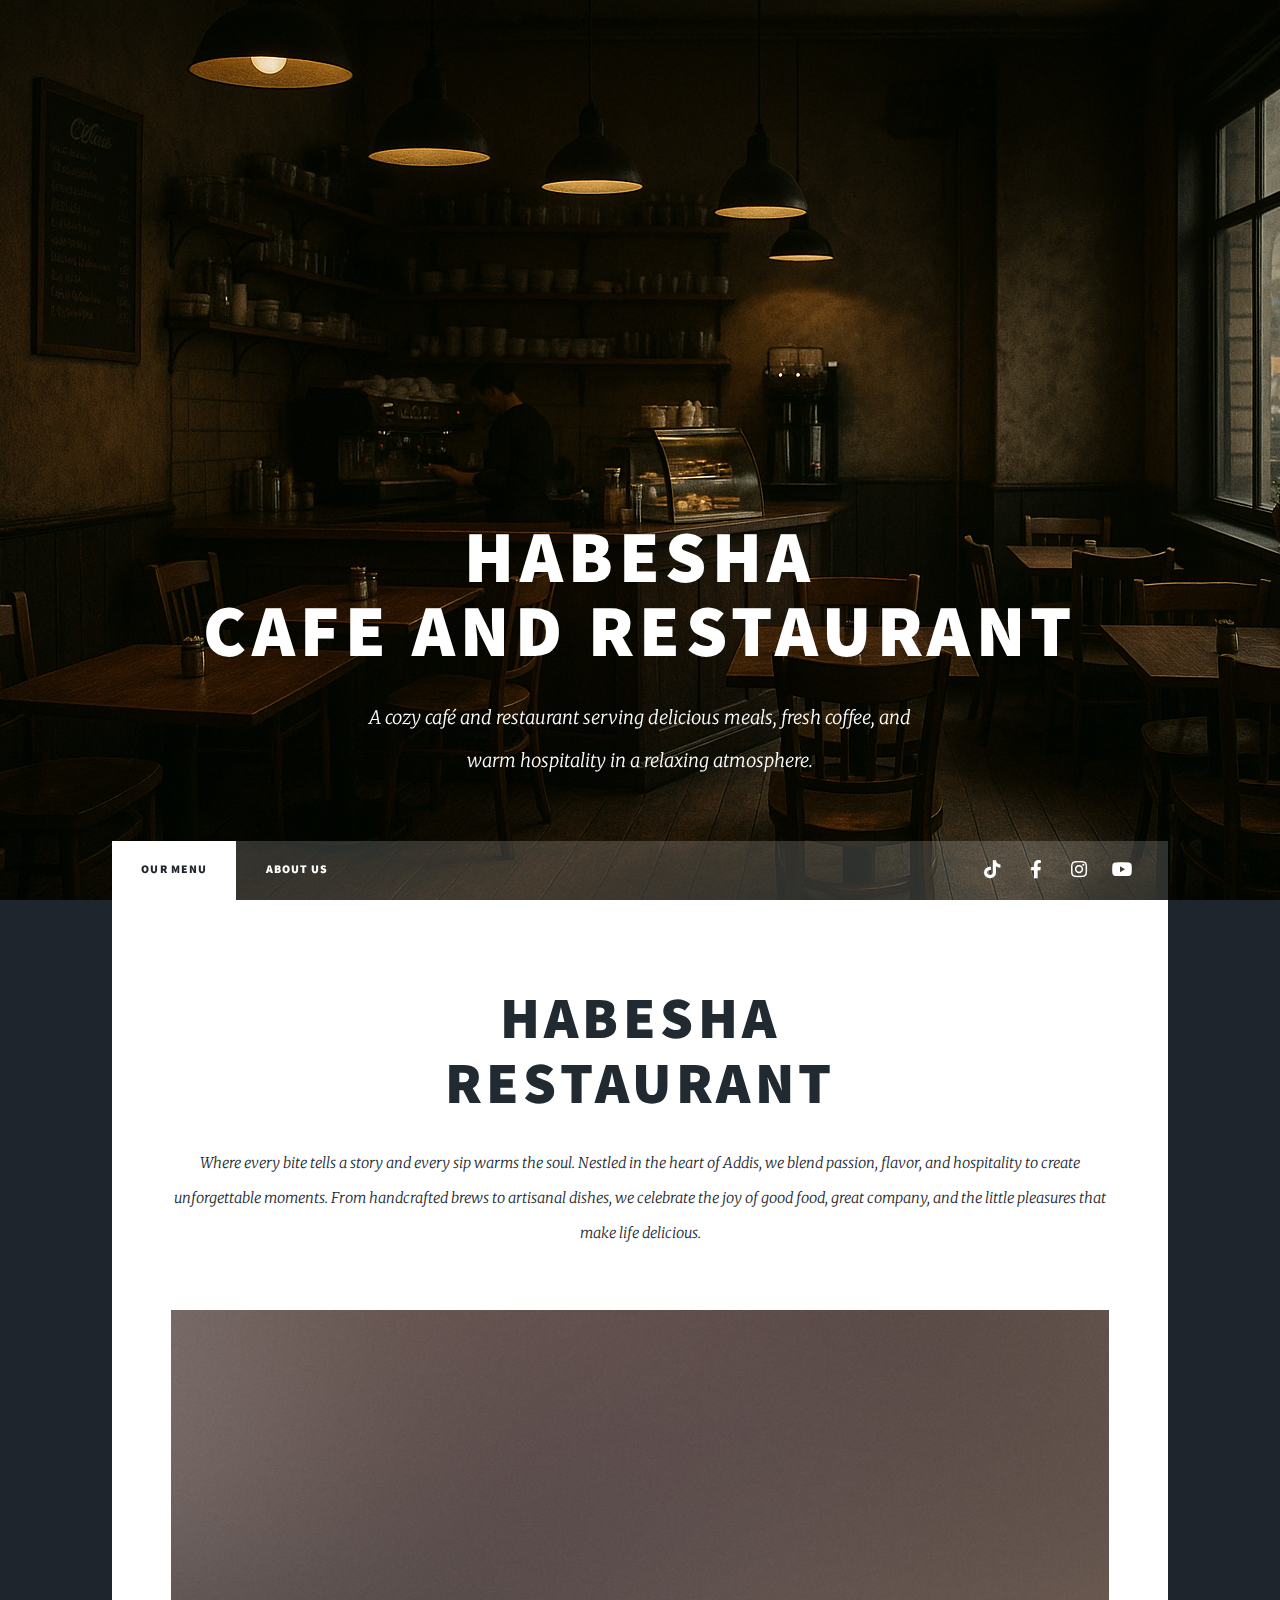
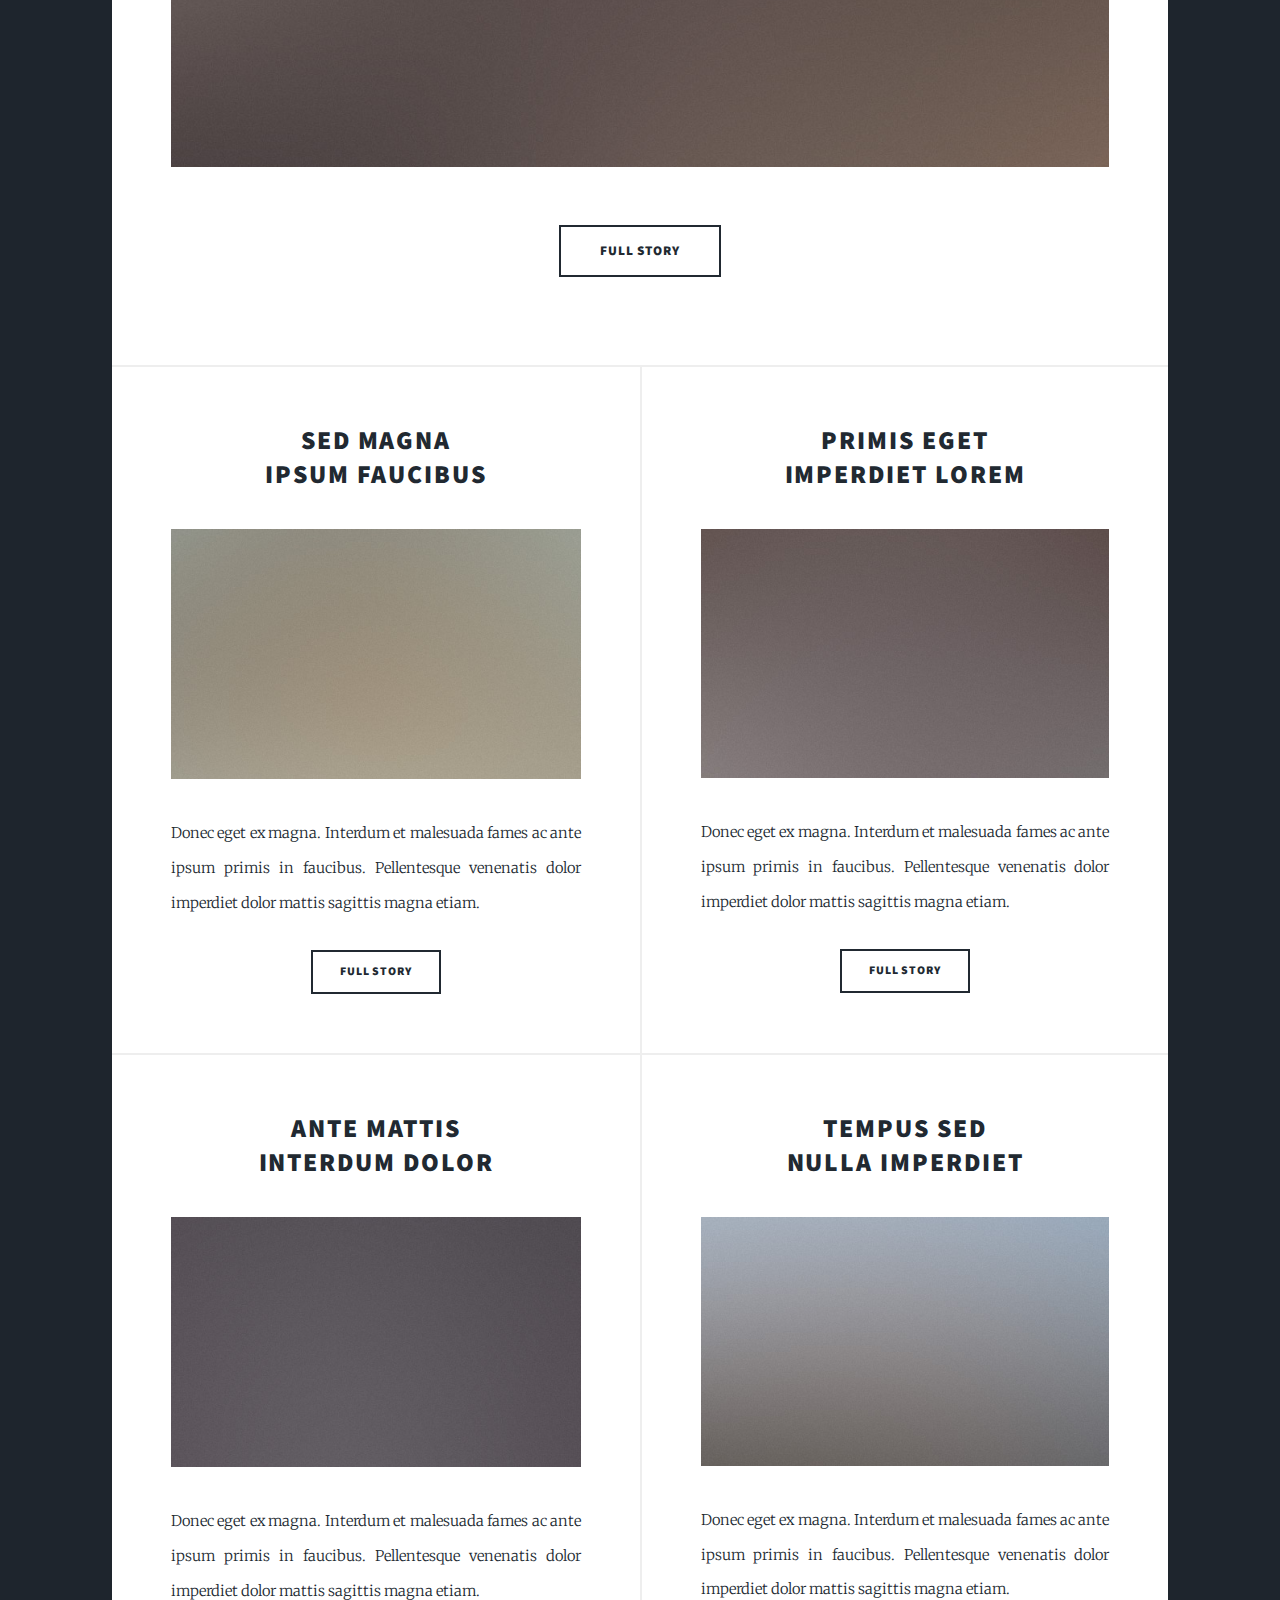
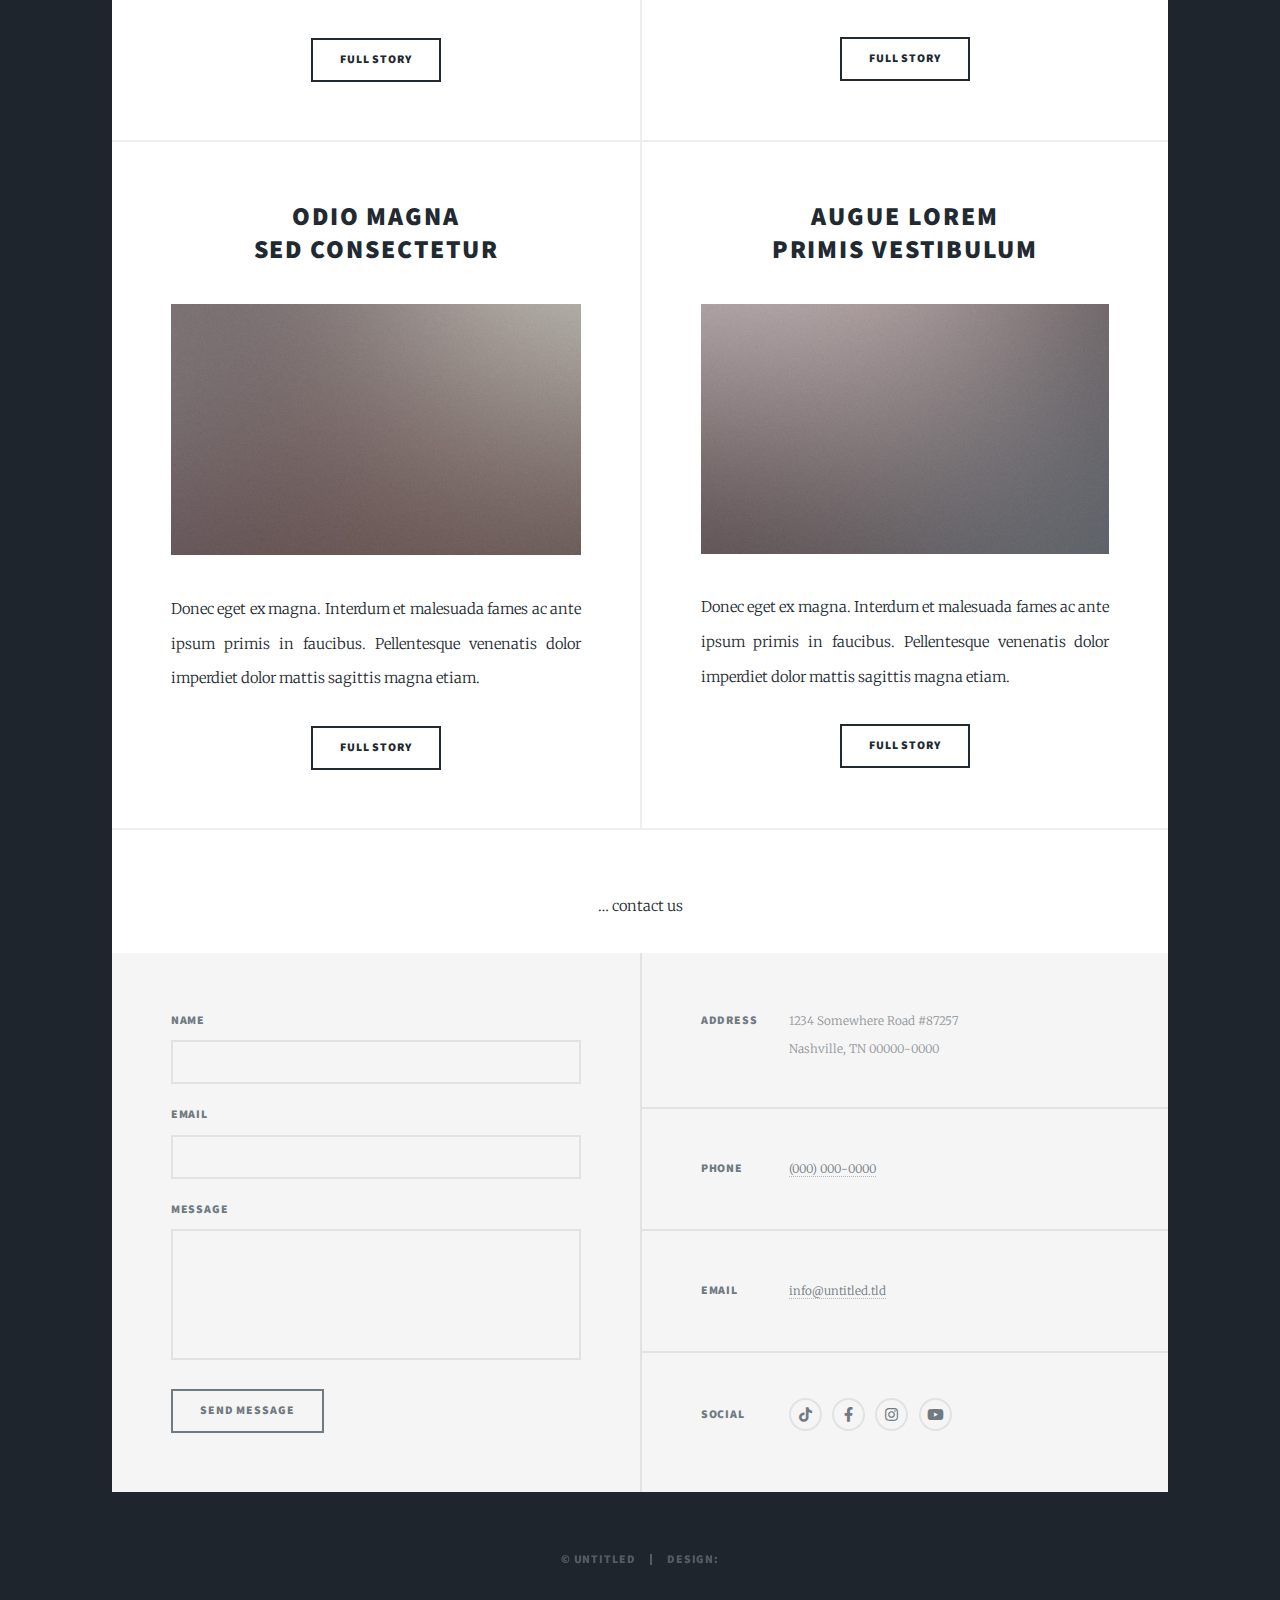
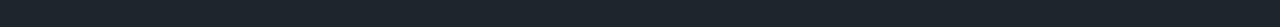
<file: index.html>
<!DOCTYPE HTML>

<html>
	<head>
		<title>cafe</title>
		<meta charset="utf-8" />
		<meta name="viewport" content="width=device-width, initial-scale=1, user-scalable=no" />
		<link rel="stylesheet" href="assets/css/main.css" />
		<noscript><link rel="stylesheet" href="assets/css/noscript.css" /></noscript>
	</head>
	<body class="is-preload">

		<!-- Wrapper -->
			<div id="wrapper" class="fade-in">
              
				<!-- Intro -->
					<div id="intro">
						<h1>Habesha<br />
						cafe and restaurant</h1>
						<p>A cozy café and restaurant serving delicious meals, fresh coffee, and<br />
							warm hospitality in a relaxing atmosphere.</p>
					<!--	<ul class="actions">
							<li><a href="#header" class="button icon solid solo fa-arrow-down scrolly">contact</a></li>
						</ul> -->
					</div>

				<!-- Header 
					<header id="header">
						<a href="index.html" class="logo">Massively</a>
					</header>   -->

				<!-- Nav -->
					<nav id="nav">
						<ul class="links">
							<li class="active"><a href="index.html">Our menu</a></li>
							<li><a href="generic.html">About us</a></li>
						<!--	<li><a href="elements.html">Elements Reference</a></li>  -->
						</ul>
						<ul class="icons">
							<li><a href="#" class="icon brands fa-tiktok"><span class="label">tiktok</span></a></li>
							<li><a href="#" class="icon brands fa-facebook-f"><span class="label">Facebook</span></a></li>
							<li><a href="#" class="icon brands fa-instagram"><span class="label">Instagram</span></a></li>
							<li><a href="#" class="icon brands fa-youtube"><span class="label">youtube</span></a></li>
						</ul>
					</nav>

				<!-- Main -->
					<div id="main">

						<!-- Featured Post -->
							<article class="post featured">
								<header class="major">
							<!--		<span class="date">April 25, 2017</span> -->
									<h2><a href="#">Habesha<br />
										  restaurant</a></h2>
									<p>Where every bite tells a story and every sip warms the soul. Nestled in the heart of Addis, we blend passion, flavor, and hospitality to create unforgettable moments. From handcrafted brews to artisanal dishes, we celebrate the joy of good food, great company, and the little pleasures that make life delicious.</p>
								</header>
								<a href="#" class="image main"><img src="images/pic01.jpg" alt="" /></a>
								<ul class="actions special">
									<li><a href="#" class="button large">Full Story</a></li>
								</ul>
							</article>

						<!-- Posts -->
							<section class="posts">
								<article>
									<header>
									<!--	<span class="date">April 24, 2017</span> -->
										<h2><a href="#">Sed magna<br />
										ipsum faucibus</a></h2>
									</header>
									<a href="#" class="image fit"><img src="images/pic02.jpg" alt="" /></a>
									<p>Donec eget ex magna. Interdum et malesuada fames ac ante ipsum primis in faucibus. Pellentesque venenatis dolor imperdiet dolor mattis sagittis magna etiam.</p>
									<ul class="actions special">
										<li><a href="#" class="button">Full Story</a></li>
									</ul>
								</article>
								<article>
									<header>
									<!--	<span class="date">April 22, 2017</span> -->
										<h2><a href="#">Primis eget<br />
										imperdiet lorem</a></h2>
									</header>
									<a href="#" class="image fit"><img src="images/pic03.jpg" alt="" /></a>
									<p>Donec eget ex magna. Interdum et malesuada fames ac ante ipsum primis in faucibus. Pellentesque venenatis dolor imperdiet dolor mattis sagittis magna etiam.</p>
									<ul class="actions special">
										<li><a href="#" class="button">Full Story</a></li>
									</ul>
								</article>
								<article>
									<header>
									<!--	<span class="date">April 18, 2017</span> -->
										<h2><a href="#">Ante mattis<br />
										interdum dolor</a></h2>
									</header>
									<a href="#" class="image fit"><img src="images/pic04.jpg" alt="" /></a>
									<p>Donec eget ex magna. Interdum et malesuada fames ac ante ipsum primis in faucibus. Pellentesque venenatis dolor imperdiet dolor mattis sagittis magna etiam.</p>
									<ul class="actions special">
										<li><a href="#" class="button">Full Story</a></li>
									</ul>
								</article>
								<article>
									<header>
									<!--	<span class="date">April 14, 2017</span> -->
										<h2><a href="#">Tempus sed<br />
										nulla imperdiet</a></h2>
									</header>
									<a href="#" class="image fit"><img src="images/pic05.jpg" alt="" /></a>
									<p>Donec eget ex magna. Interdum et malesuada fames ac ante ipsum primis in faucibus. Pellentesque venenatis dolor imperdiet dolor mattis sagittis magna etiam.</p>
									<ul class="actions special">
										<li><a href="#" class="button">Full Story</a></li>
									</ul>
								</article>
								<article>
									<header>
									<!--	<span class="date">April 11, 2017</span> -->
										<h2><a href="#">Odio magna<br />
										sed consectetur</a></h2>
									</header>
									<a href="#" class="image fit"><img src="images/pic06.jpg" alt="" /></a>
									<p>Donec eget ex magna. Interdum et malesuada fames ac ante ipsum primis in faucibus. Pellentesque venenatis dolor imperdiet dolor mattis sagittis magna etiam.</p>
									<ul class="actions special">
										<li><a href="#" class="button">Full Story</a></li>
									</ul>
								</article>
								<article>
									<header>
									<!--	<span class="date">April 7, 2017</span> -->
										<h2><a href="#">Augue lorem<br />
										primis vestibulum</a></h2>
									</header>
									<a href="#" class="image fit"><img src="images/pic07.jpg" alt="" /></a>
									<p>Donec eget ex magna. Interdum et malesuada fames ac ante ipsum primis in faucibus. Pellentesque venenatis dolor imperdiet dolor mattis sagittis magna etiam.</p>
									<ul class="actions special">
										<li><a href="#" class="button">Full Story</a></li>
									</ul>
								</article>
							</section>

						
							<footer>
							<!-- Footer 	<div class="pagination">
								
									<a href="#" class="page active">1</a>
									<a href="#" class="page">2</a>
									<a href="#" class="page">3</a>
									<span class="extra">&hellip;</span>
									<a href="#" class="page">8</a>
									<a href="#" class="page">9</a>
									<a href="#" class="page">10</a>
									<a href="#" class="next">Next</a>
								</div>-->
								<span class="extra">&hellip;  contact us</span>
							</footer>   

					</div>

				<!-- Footer -->
					<footer id="footer">
						<section>
							<form method="post" action="#">
								<div class="fields">
									<div class="field">
										<label for="name">Name</label>
										<input type="text" name="name" id="name" />
									</div>
									<div class="field">
										<label for="email">Email</label>
										<input type="text" name="email" id="email" />
									</div>
									<div class="field">
										<label for="message">Message</label>
										<textarea name="message" id="message" style="resize: none;"rows="3" ></textarea>
									</div>
								</div>
								<ul class="actions">
									<li><input type="submit" value="Send Message" /></li>
								</ul>
							</form>
						</section>
						<section class="split contact">
							<section class="alt">
								<h3>Address</h3>
								<p>1234 Somewhere Road #87257<br />
								Nashville, TN 00000-0000</p>
							</section>
							<section>
								<h3>Phone</h3>
								<p><a href="#">(000) 000-0000</a></p>
							</section>
							<section>
								<h3>Email</h3>
								<p><a href="#">info@untitled.tld</a></p>
							</section>
							<section>
								<h3>Social</h3>
								<ul class="icons alt">
									<li><a href="#" class="icon brands alt fa-tiktok"><span class="label">Tik tok</span></a></li>
									<li><a href="#" class="icon brands alt fa-facebook-f"><span class="label">Facebook</span></a></li>
									<li><a href="#" class="icon brands alt fa-instagram"><span class="label">Instagram</span></a></li>
									<li><a href="#" class="icon brands alt fa-youtube"><span class="label">youtube</span></a></li>
								</ul>
							</section>
						</section>
					</footer>

				<!-- Copyright -->
					<div id="copyright">
						<ul><li>&copy; Untitled</li><li>Design: </li></ul>
					</div>

			</div>

		<!-- Scripts -->
			<script src="assets/js/jquery.min.js"></script>
			<script src="assets/js/jquery.scrollex.min.js"></script>
			<script src="assets/js/jquery.scrolly.min.js"></script>
			<script src="assets/js/browser.min.js"></script>
			<script src="assets/js/breakpoints.min.js"></script>
			<script src="assets/js/util.js"></script>
			<script src="assets/js/main.js"></script>

	</body>
</html>
</file>
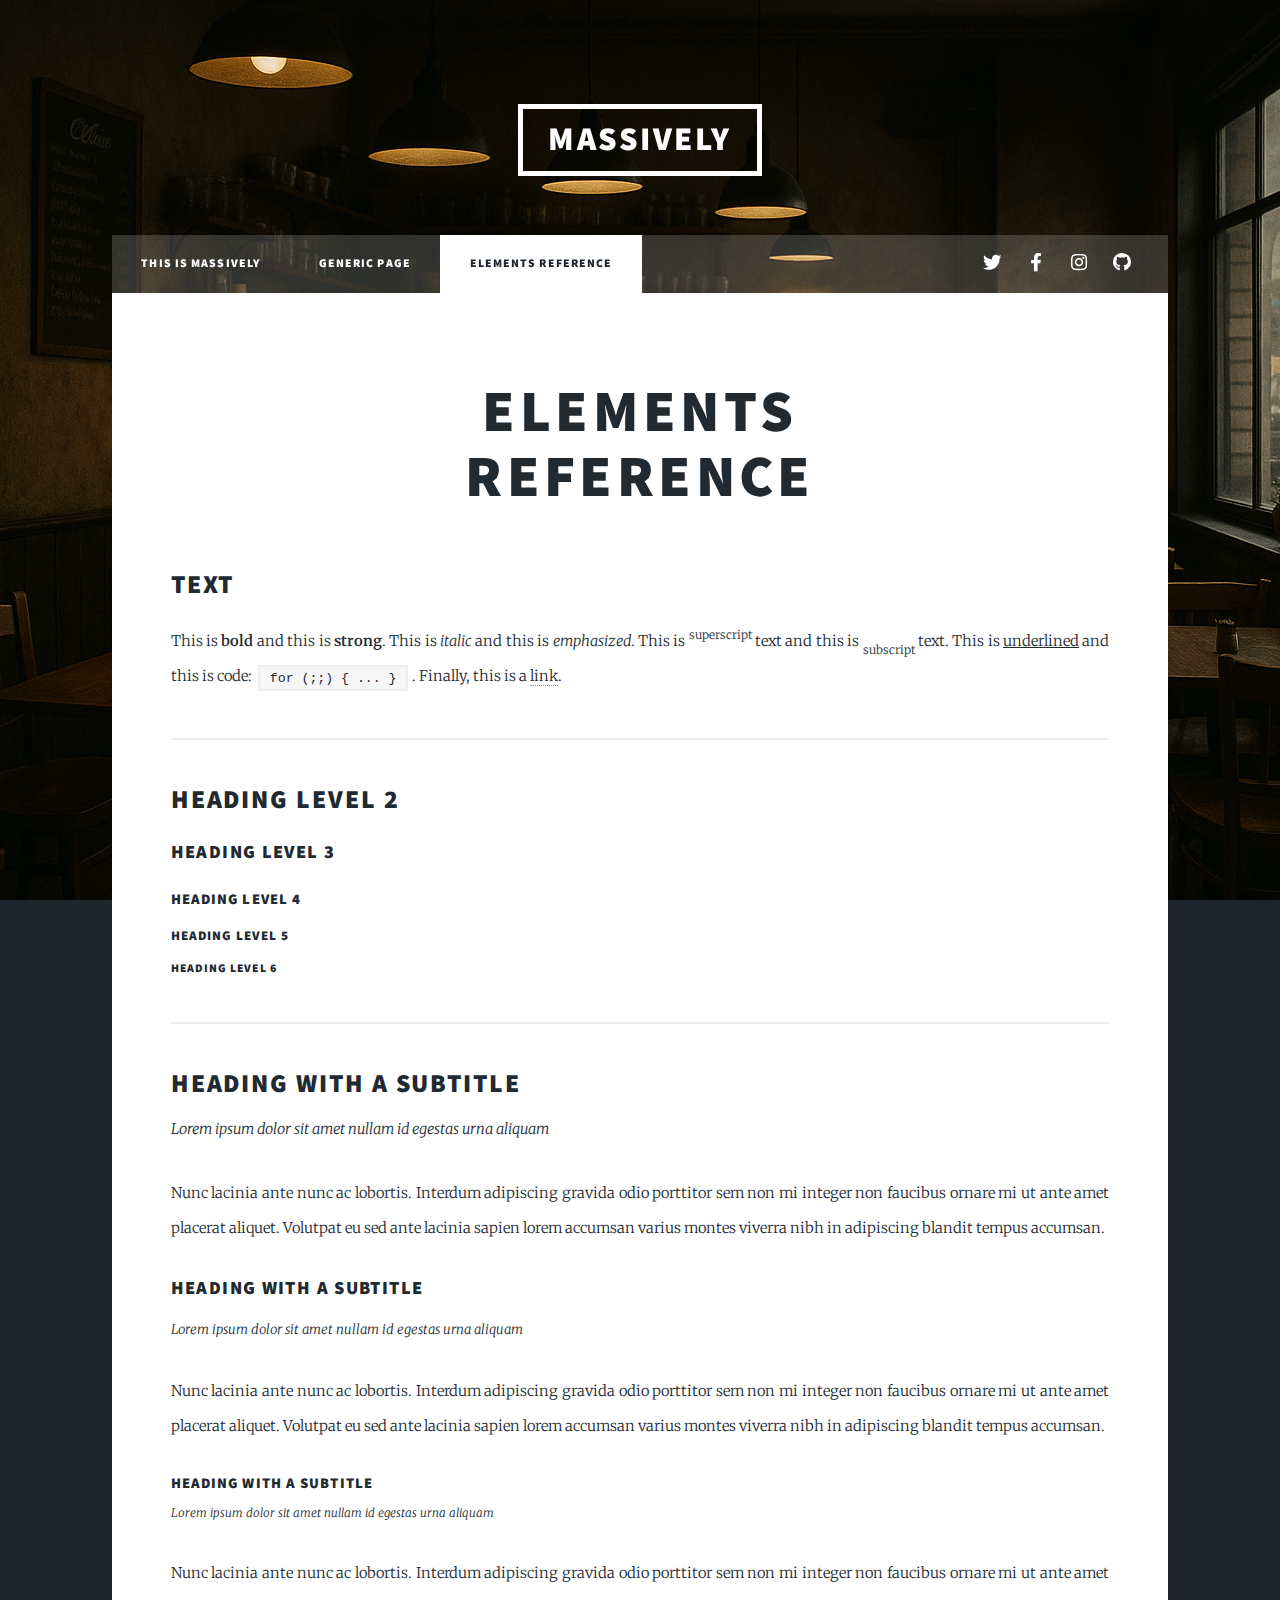
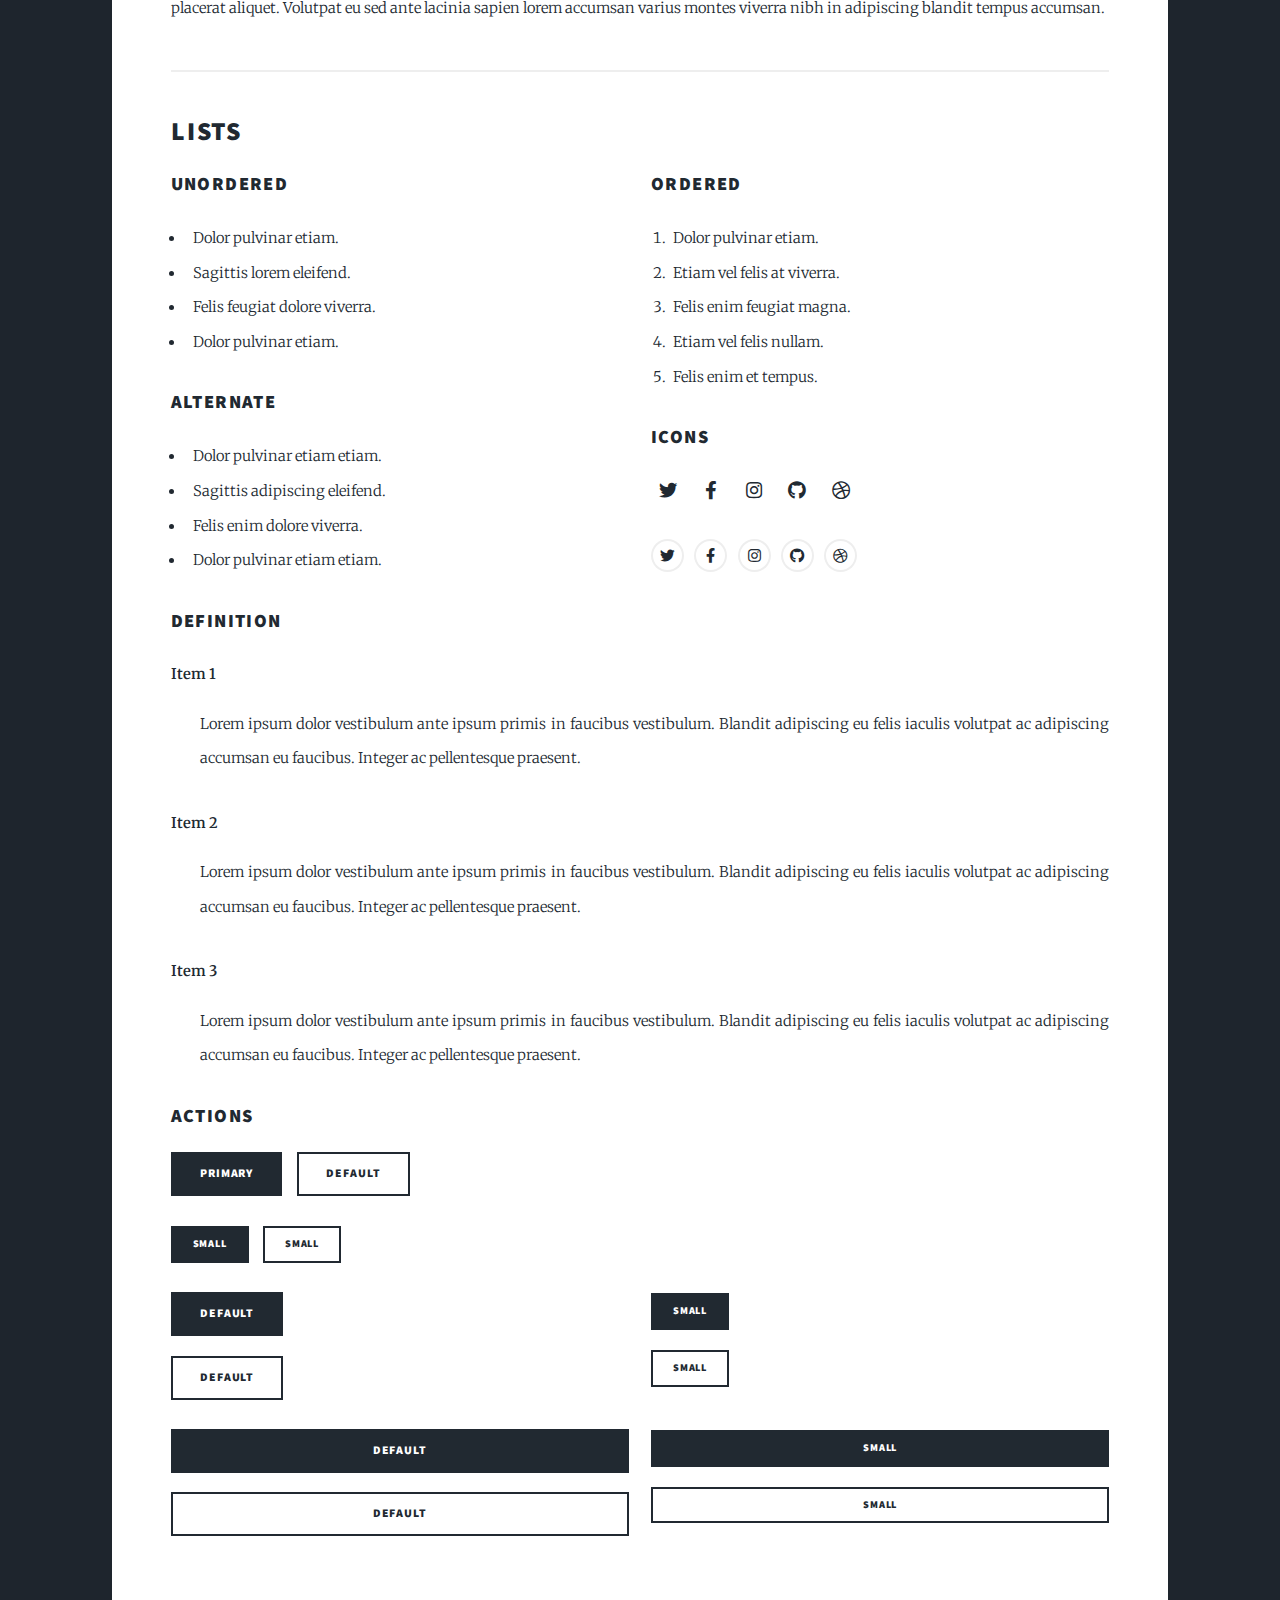
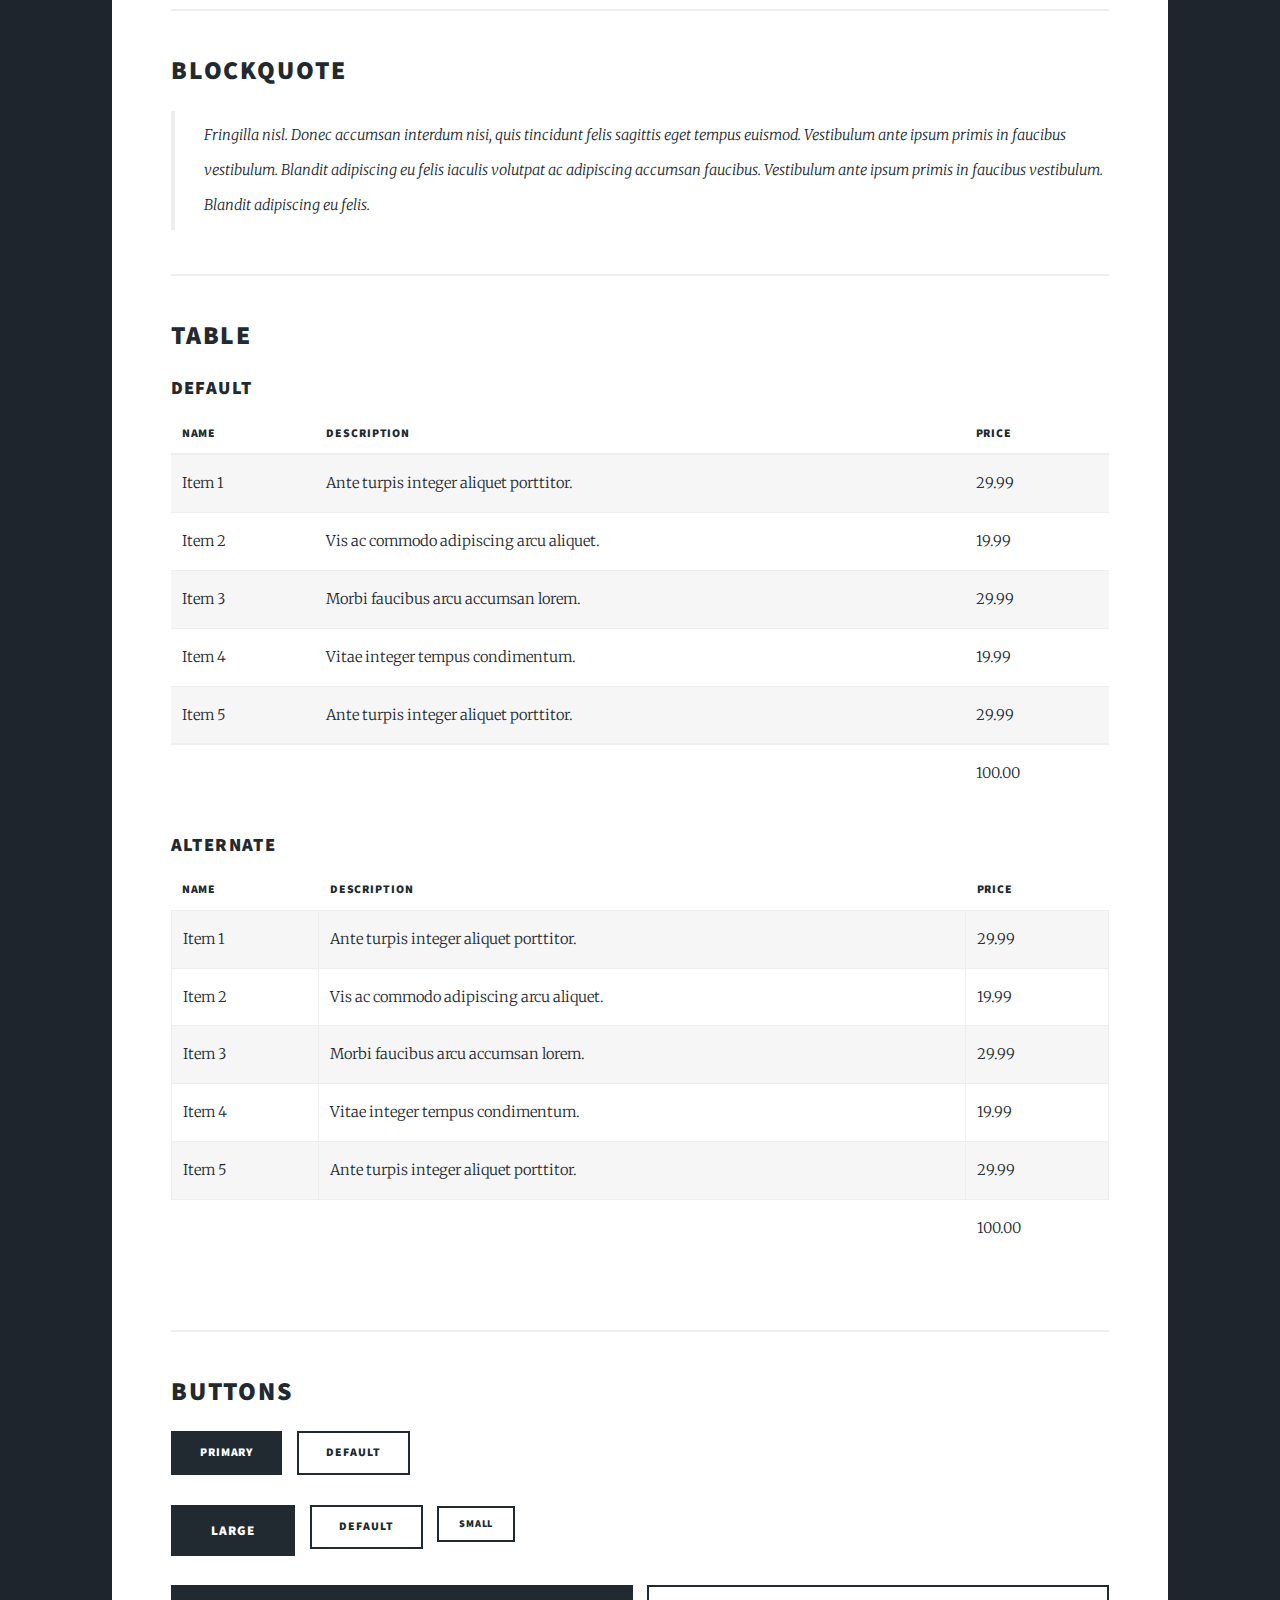
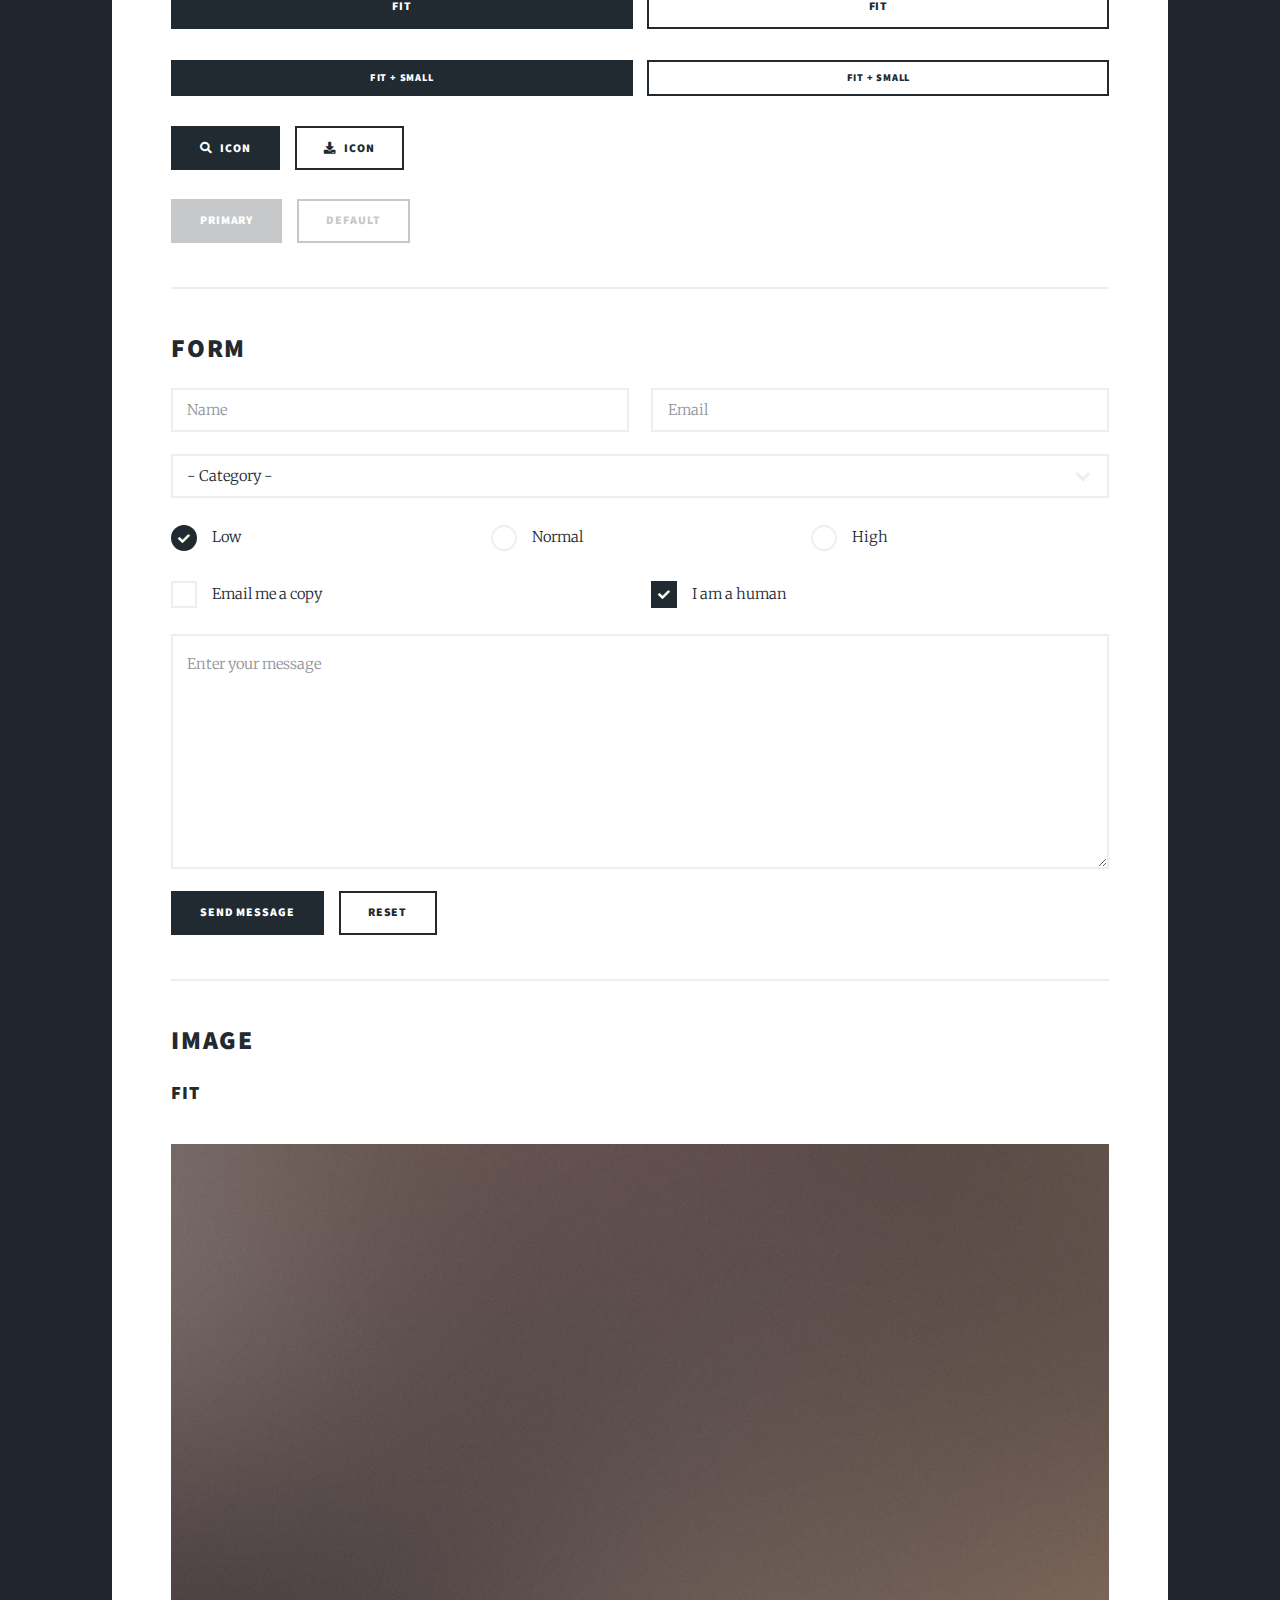
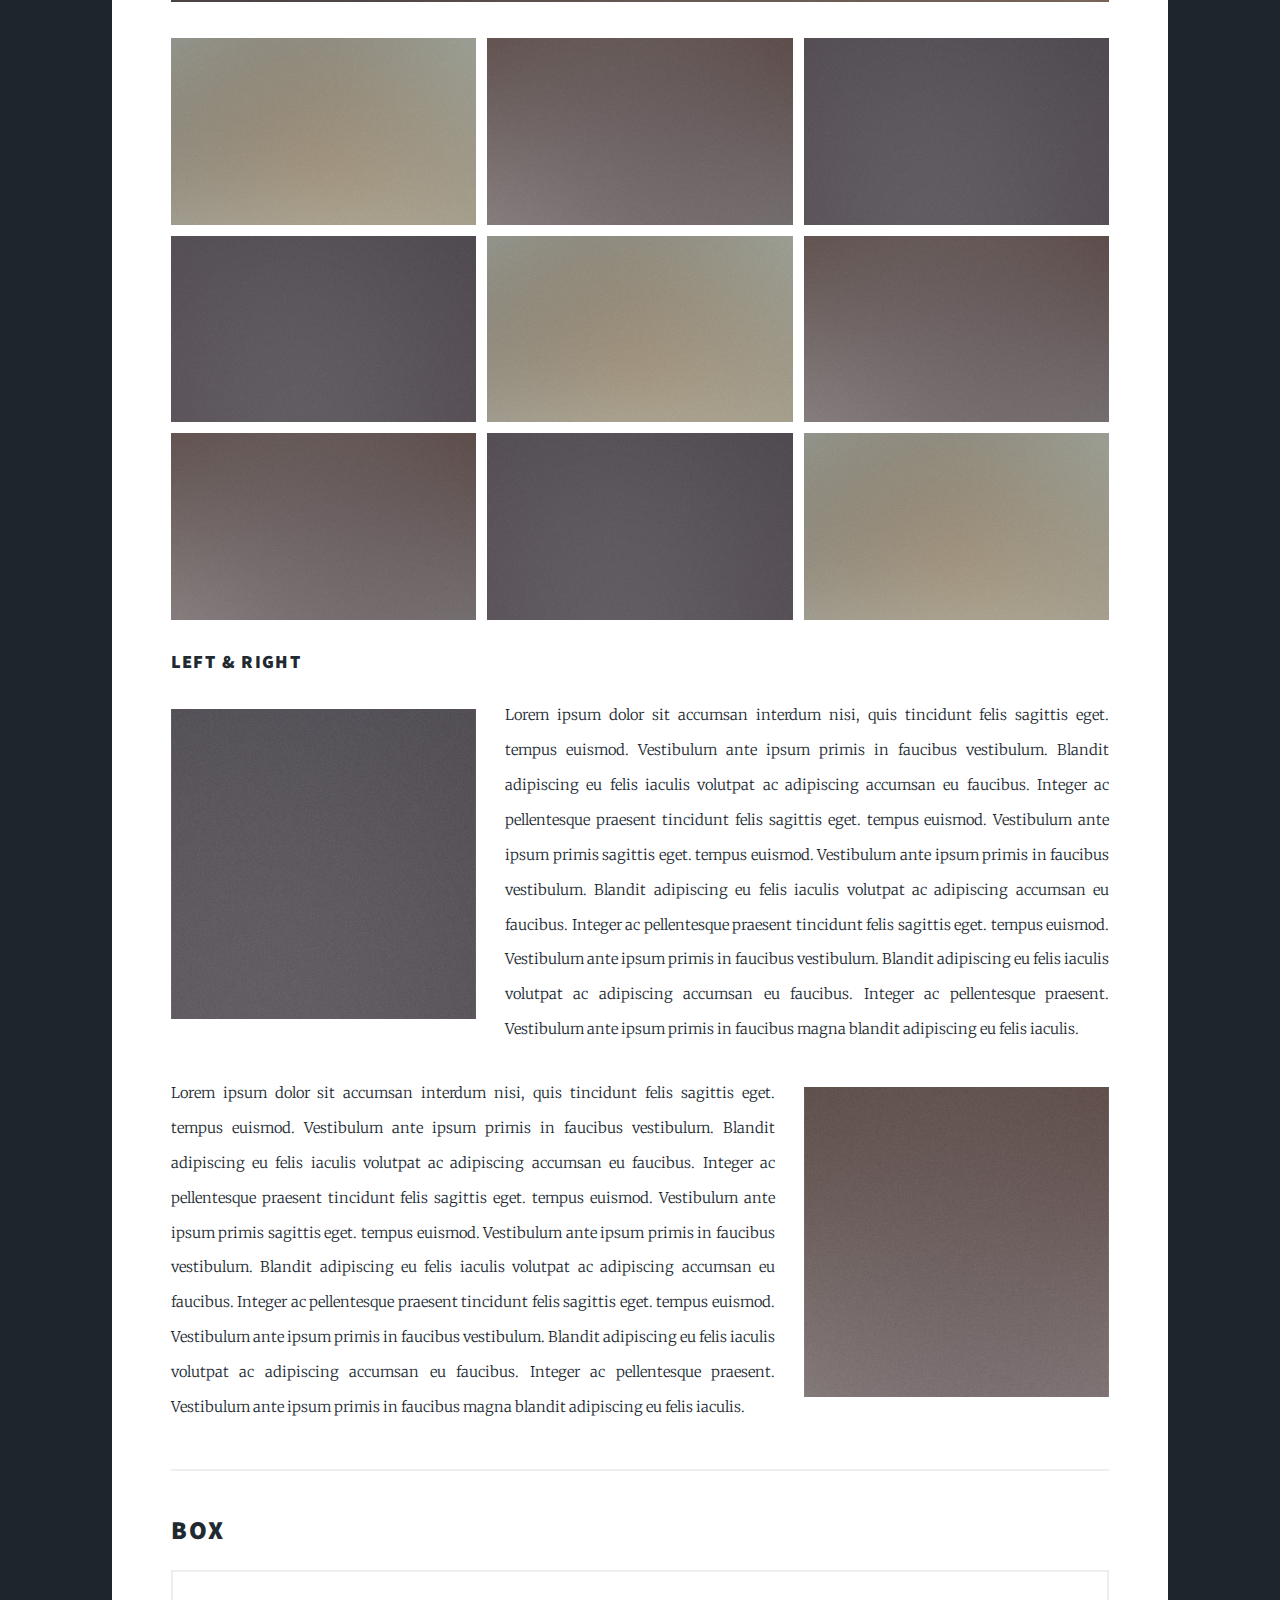
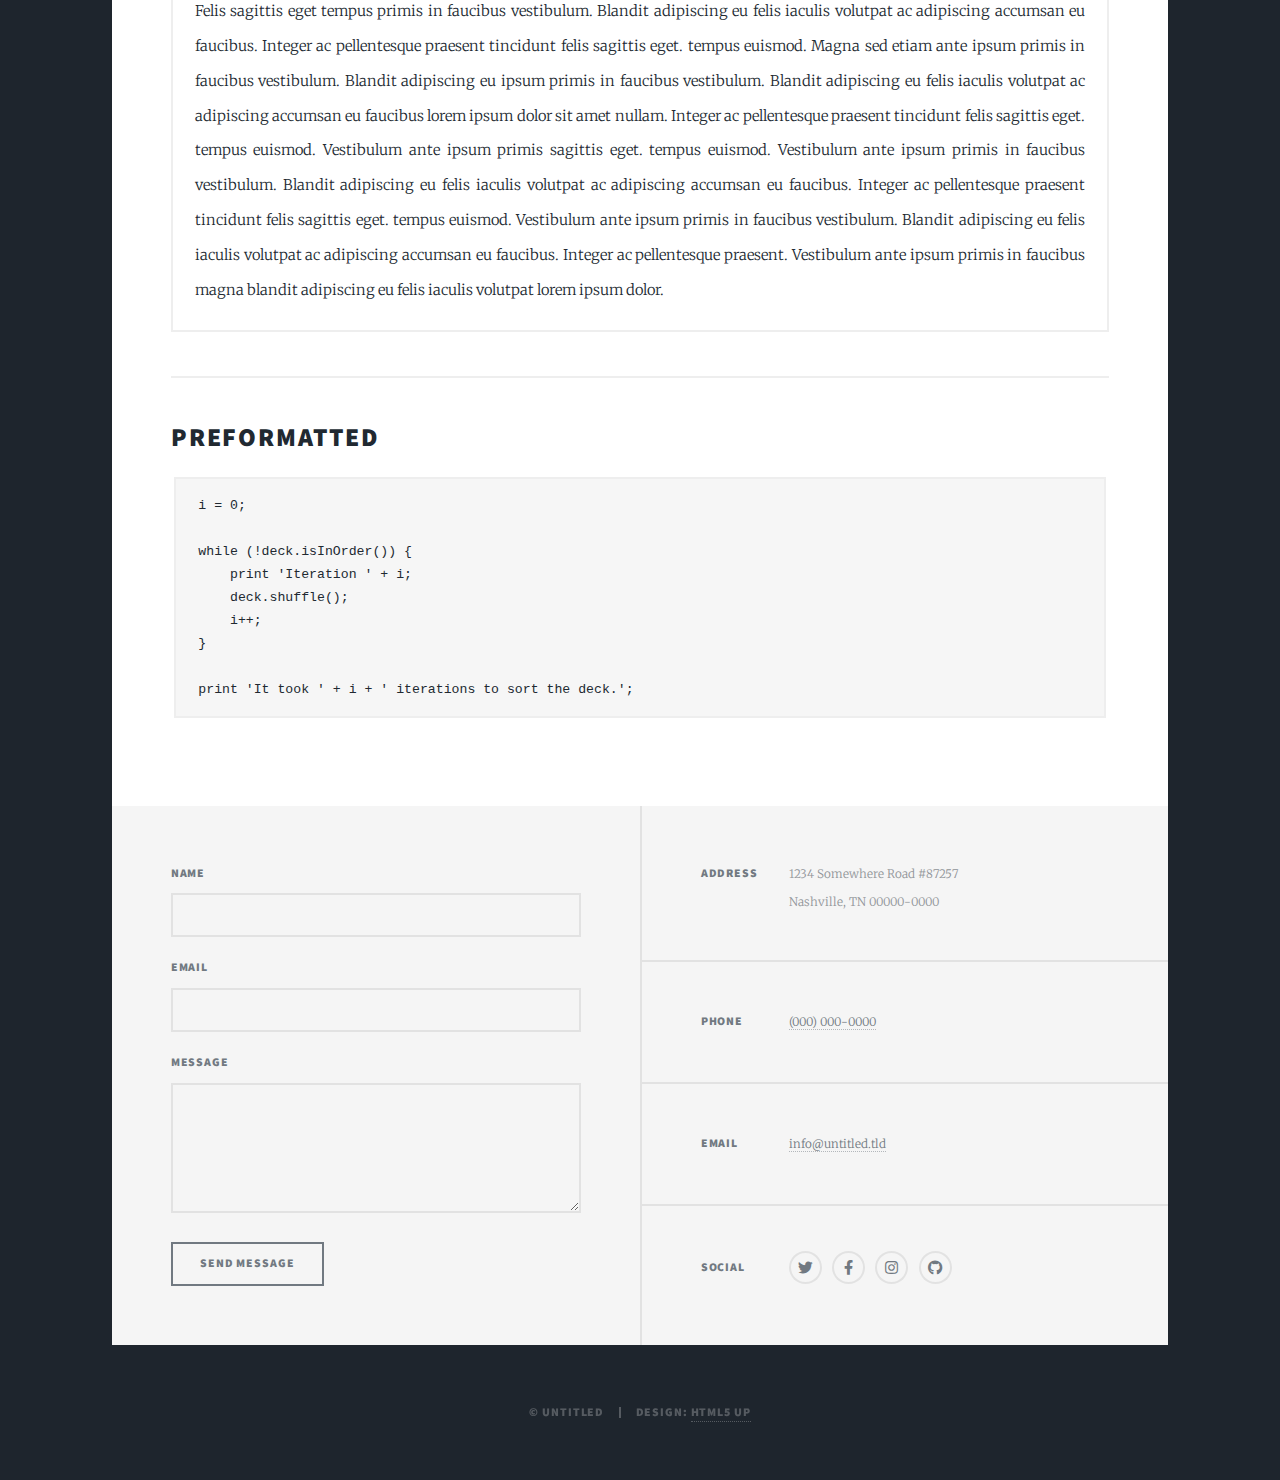
<file: elements.html>
<!DOCTYPE HTML>
<!--
	Massively by HTML5 UP
	html5up.net | @ajlkn
	Free for personal and commercial use under the CCA 3.0 license (html5up.net/license)
-->
<html>
	<head>
		<title>Elements Reference - Massively by HTML5 UP</title>
		<meta charset="utf-8" />
		<meta name="viewport" content="width=device-width, initial-scale=1, user-scalable=no" />
		<link rel="stylesheet" href="assets/css/main.css" />
		<noscript><link rel="stylesheet" href="assets/css/noscript.css" /></noscript>
	</head>
	<body class="is-preload">

		<!-- Wrapper -->
			<div id="wrapper">

				<!-- Header -->
					<header id="header">
						<a href="index.html" class="logo">Massively</a>
					</header>

				<!-- Nav -->
					<nav id="nav">
						<ul class="links">
							<li><a href="index.html">This is Massively</a></li>
							<li><a href="generic.html">Generic Page</a></li>
							<li class="active"><a href="elements.html">Elements Reference</a></li>
						</ul>
						<ul class="icons">
							<li><a href="#" class="icon brands fa-twitter"><span class="label">Twitter</span></a></li>
							<li><a href="#" class="icon brands fa-facebook-f"><span class="label">Facebook</span></a></li>
							<li><a href="#" class="icon brands fa-instagram"><span class="label">Instagram</span></a></li>
							<li><a href="#" class="icon brands fa-github"><span class="label">GitHub</span></a></li>
						</ul>
					</nav>

				<!-- Main -->
					<div id="main">

						<!-- Post -->
							<section class="post">
								<header class="major">
									<h1>Elements<br />
									Reference</h1>
								</header>

								<!-- Text stuff -->
									<h2>Text</h2>
									<p>This is <b>bold</b> and this is <strong>strong</strong>. This is <i>italic</i> and this is <em>emphasized</em>.
									This is <sup>superscript</sup> text and this is <sub>subscript</sub> text.
									This is <u>underlined</u> and this is code: <code>for (;;) { ... }</code>.
									Finally, this is a <a href="#">link</a>.</p>
									<hr />
									<h2>Heading Level 2</h2>
									<h3>Heading Level 3</h3>
									<h4>Heading Level 4</h4>
									<h5>Heading Level 5</h5>
									<h6>Heading Level 6</h6>
									<hr />
									<header>
										<h2>Heading with a Subtitle</h2>
										<p>Lorem ipsum dolor sit amet nullam id egestas urna aliquam</p>
									</header>
									<p>Nunc lacinia ante nunc ac lobortis. Interdum adipiscing gravida odio porttitor sem non mi integer non faucibus ornare mi ut ante amet placerat aliquet. Volutpat eu sed ante lacinia sapien lorem accumsan varius montes viverra nibh in adipiscing blandit tempus accumsan.</p>
									<header>
										<h3>Heading with a Subtitle</h3>
										<p>Lorem ipsum dolor sit amet nullam id egestas urna aliquam</p>
									</header>
									<p>Nunc lacinia ante nunc ac lobortis. Interdum adipiscing gravida odio porttitor sem non mi integer non faucibus ornare mi ut ante amet placerat aliquet. Volutpat eu sed ante lacinia sapien lorem accumsan varius montes viverra nibh in adipiscing blandit tempus accumsan.</p>
									<header>
										<h4>Heading with a Subtitle</h4>
										<p>Lorem ipsum dolor sit amet nullam id egestas urna aliquam</p>
									</header>
									<p>Nunc lacinia ante nunc ac lobortis. Interdum adipiscing gravida odio porttitor sem non mi integer non faucibus ornare mi ut ante amet placerat aliquet. Volutpat eu sed ante lacinia sapien lorem accumsan varius montes viverra nibh in adipiscing blandit tempus accumsan.</p>

									<hr />

								<!-- Lists -->
									<h2>Lists</h2>
									<div class="row">
										<div class="col-6 col-12-small">

											<h3>Unordered</h3>
											<ul>
												<li>Dolor pulvinar etiam.</li>
												<li>Sagittis lorem eleifend.</li>
												<li>Felis feugiat dolore viverra.</li>
												<li>Dolor pulvinar etiam.</li>
											</ul>

											<h3>Alternate</h3>
											<ul class="alt">
												<li>Dolor pulvinar etiam etiam.</li>
												<li>Sagittis adipiscing eleifend.</li>
												<li>Felis enim dolore viverra.</li>
												<li>Dolor pulvinar etiam etiam.</li>
											</ul>

										</div>
										<div class="col-6 col-12-small">

											<h3>Ordered</h3>
											<ol>
												<li>Dolor pulvinar etiam.</li>
												<li>Etiam vel felis at viverra.</li>
												<li>Felis enim feugiat magna.</li>
												<li>Etiam vel felis nullam.</li>
												<li>Felis enim et tempus.</li>
											</ol>

											<h3>Icons</h3>
											<ul class="icons">
												<li><a href="#" class="icon brands fa-twitter"><span class="label">Twitter</span></a></li>
												<li><a href="#" class="icon brands fa-facebook-f"><span class="label">Facebook</span></a></li>
												<li><a href="#" class="icon brands fa-instagram"><span class="label">Instagram</span></a></li>
												<li><a href="#" class="icon brands fa-github"><span class="label">Github</span></a></li>
												<li><a href="#" class="icon brands fa-dribbble"><span class="label">Dribbble</span></a></li>
											</ul>
											<ul class="icons alt">
												<li><a href="#" class="icon brands alt fa-twitter"><span class="label">Twitter</span></a></li>
												<li><a href="#" class="icon brands alt fa-facebook-f"><span class="label">Facebook</span></a></li>
												<li><a href="#" class="icon brands alt fa-instagram"><span class="label">Instagram</span></a></li>
												<li><a href="#" class="icon brands alt fa-github"><span class="label">Github</span></a></li>
												<li><a href="#" class="icon brands alt fa-dribbble"><span class="label">Dribbble</span></a></li>
											</ul>

										</div>
									</div>
									<h3>Definition</h3>
									<dl>
										<dt>Item 1</dt>
										<dd>
											<p>Lorem ipsum dolor vestibulum ante ipsum primis in faucibus vestibulum. Blandit adipiscing eu felis iaculis volutpat ac adipiscing accumsan eu faucibus. Integer ac pellentesque praesent.</p>
										</dd>
										<dt>Item 2</dt>
										<dd>
											<p>Lorem ipsum dolor vestibulum ante ipsum primis in faucibus vestibulum. Blandit adipiscing eu felis iaculis volutpat ac adipiscing accumsan eu faucibus. Integer ac pellentesque praesent.</p>
										</dd>
										<dt>Item 3</dt>
										<dd>
											<p>Lorem ipsum dolor vestibulum ante ipsum primis in faucibus vestibulum. Blandit adipiscing eu felis iaculis volutpat ac adipiscing accumsan eu faucibus. Integer ac pellentesque praesent.</p>
										</dd>
									</dl>

									<h3>Actions</h3>
									<ul class="actions">
										<li><a href="#" class="button primary">Primary</a></li>
										<li><a href="#" class="button">Default</a></li>
									</ul>
									<ul class="actions small">
										<li><a href="#" class="button primary small">Small</a></li>
										<li><a href="#" class="button small">Small</a></li>
									</ul>
									<div class="row">
										<div class="col-6 col-12-small">
											<ul class="actions stacked">
												<li><a href="#" class="button primary">Default</a></li>
												<li><a href="#" class="button">Default</a></li>
											</ul>
										</div>
										<div class="col-6 col-12-small">
											<ul class="actions stacked">
												<li><a href="#" class="button primary small">Small</a></li>
												<li><a href="#" class="button small">Small</a></li>
											</ul>
										</div>
									</div>
									<div class="row">
										<div class="col-6 col-12-small">
											<ul class="actions stacked">
												<li><a href="#" class="button primary fit">Default</a></li>
												<li><a href="#" class="button fit">Default</a></li>
											</ul>
										</div>
										<div class="col-6 col-12-small">
											<ul class="actions stacked">
												<li><a href="#" class="button primary small fit">Small</a></li>
												<li><a href="#" class="button small fit">Small</a></li>
											</ul>
										</div>
									</div>

									<hr />

								<!-- Blockquote -->
									<h2>Blockquote</h2>
									<blockquote>Fringilla nisl. Donec accumsan interdum nisi, quis tincidunt felis sagittis eget tempus euismod. Vestibulum ante ipsum primis in faucibus vestibulum. Blandit adipiscing eu felis iaculis volutpat ac adipiscing accumsan faucibus. Vestibulum ante ipsum primis in faucibus vestibulum. Blandit adipiscing eu felis.</blockquote>

									<hr />

								<!-- Table -->
									<h2>Table</h2>

									<h3>Default</h3>
									<div class="table-wrapper">
										<table>
											<thead>
												<tr>
													<th>Name</th>
													<th>Description</th>
													<th>Price</th>
												</tr>
											</thead>
											<tbody>
												<tr>
													<td>Item 1</td>
													<td>Ante turpis integer aliquet porttitor.</td>
													<td>29.99</td>
												</tr>
												<tr>
													<td>Item 2</td>
													<td>Vis ac commodo adipiscing arcu aliquet.</td>
													<td>19.99</td>
												</tr>
												<tr>
													<td>Item 3</td>
													<td> Morbi faucibus arcu accumsan lorem.</td>
													<td>29.99</td>
												</tr>
												<tr>
													<td>Item 4</td>
													<td>Vitae integer tempus condimentum.</td>
													<td>19.99</td>
												</tr>
												<tr>
													<td>Item 5</td>
													<td>Ante turpis integer aliquet porttitor.</td>
													<td>29.99</td>
												</tr>
											</tbody>
											<tfoot>
												<tr>
													<td colspan="2"></td>
													<td>100.00</td>
												</tr>
											</tfoot>
										</table>
									</div>

									<h3>Alternate</h3>
									<div class="table-wrapper">
										<table class="alt">
											<thead>
												<tr>
													<th>Name</th>
													<th>Description</th>
													<th>Price</th>
												</tr>
											</thead>
											<tbody>
												<tr>
													<td>Item 1</td>
													<td>Ante turpis integer aliquet porttitor.</td>
													<td>29.99</td>
												</tr>
												<tr>
													<td>Item 2</td>
													<td>Vis ac commodo adipiscing arcu aliquet.</td>
													<td>19.99</td>
												</tr>
												<tr>
													<td>Item 3</td>
													<td> Morbi faucibus arcu accumsan lorem.</td>
													<td>29.99</td>
												</tr>
												<tr>
													<td>Item 4</td>
													<td>Vitae integer tempus condimentum.</td>
													<td>19.99</td>
												</tr>
												<tr>
													<td>Item 5</td>
													<td>Ante turpis integer aliquet porttitor.</td>
													<td>29.99</td>
												</tr>
											</tbody>
											<tfoot>
												<tr>
													<td colspan="2"></td>
													<td>100.00</td>
												</tr>
											</tfoot>
										</table>
									</div>

									<hr />

								<!-- Buttons -->
									<h2>Buttons</h2>
									<ul class="actions">
										<li><a href="#" class="button primary">Primary</a></li>
										<li><a href="#" class="button">Default</a></li>
									</ul>
									<ul class="actions">
										<li><a href="#" class="button primary large">Large</a></li>
										<li><a href="#" class="button">Default</a></li>
										<li><a href="#" class="button small">Small</a></li>
									</ul>
									<ul class="actions fit">
										<li><a href="#" class="button primary fit">Fit</a></li>
										<li><a href="#" class="button fit">Fit</a></li>
									</ul>
									<ul class="actions fit small">
										<li><a href="#" class="button primary fit small">Fit + Small</a></li>
										<li><a href="#" class="button fit small">Fit + Small</a></li>
									</ul>
									<ul class="actions">
										<li><a href="#" class="button primary icon solid fa-search">Icon</a></li>
										<li><a href="#" class="button icon solid fa-download">Icon</a></li>
									</ul>
									<ul class="actions">
										<li><span class="button primary disabled">Primary</span></li>
										<li><span class="button disabled">Default</span></li>
									</ul>

									<hr />

								<!-- Form -->
									<h2>Form</h2>

									<form method="post" action="#">
										<div class="row gtr-uniform">
											<div class="col-6 col-12-xsmall">
												<input type="text" name="demo-name" id="demo-name" value="" placeholder="Name" />
											</div>
											<div class="col-6 col-12-xsmall">
												<input type="email" name="demo-email" id="demo-email" value="" placeholder="Email" />
											</div>
											<!-- Break -->
											<div class="col-12">
												<select name="demo-category" id="demo-category">
													<option value="">- Category -</option>
													<option value="1">Manufacturing</option>
													<option value="1">Shipping</option>
													<option value="1">Administration</option>
													<option value="1">Human Resources</option>
												</select>
											</div>
											<!-- Break -->
											<div class="col-4 col-12-small">
												<input type="radio" id="demo-priority-low" name="demo-priority" checked>
												<label for="demo-priority-low">Low</label>
											</div>
											<div class="col-4 col-12-small">
												<input type="radio" id="demo-priority-normal" name="demo-priority">
												<label for="demo-priority-normal">Normal</label>
											</div>
											<div class="col-4 col-12-small">
												<input type="radio" id="demo-priority-high" name="demo-priority">
												<label for="demo-priority-high">High</label>
											</div>
											<!-- Break -->
											<div class="col-6 col-12-small">
												<input type="checkbox" id="demo-copy" name="demo-copy">
												<label for="demo-copy">Email me a copy</label>
											</div>
											<div class="col-6 col-12-small">
												<input type="checkbox" id="demo-human" name="demo-human" checked>
												<label for="demo-human">I am a human</label>
											</div>
											<!-- Break -->
											<div class="col-12">
												<textarea name="demo-message" id="demo-message" placeholder="Enter your message" rows="6"></textarea>
											</div>
											<!-- Break -->
											<div class="col-12">
												<ul class="actions">
													<li><input type="submit" value="Send Message" class="primary" /></li>
													<li><input type="reset" value="Reset" /></li>
												</ul>
											</div>
										</div>
									</form>

									<hr />

								<!-- Image -->
									<h2>Image</h2>

									<h3>Fit</h3>
									<span class="image fit"><img src="images/pic01.jpg" alt="" /></span>
									<div class="box alt">
										<div class="row gtr-50 gtr-uniform">
											<div class="col-4"><span class="image fit"><img src="images/pic02.jpg" alt="" /></span></div>
											<div class="col-4"><span class="image fit"><img src="images/pic03.jpg" alt="" /></span></div>
											<div class="col-4"><span class="image fit"><img src="images/pic04.jpg" alt="" /></span></div>
											<!-- Break -->
											<div class="col-4"><span class="image fit"><img src="images/pic04.jpg" alt="" /></span></div>
											<div class="col-4"><span class="image fit"><img src="images/pic02.jpg" alt="" /></span></div>
											<div class="col-4"><span class="image fit"><img src="images/pic03.jpg" alt="" /></span></div>
											<!-- Break -->
											<div class="col-4"><span class="image fit"><img src="images/pic03.jpg" alt="" /></span></div>
											<div class="col-4"><span class="image fit"><img src="images/pic04.jpg" alt="" /></span></div>
											<div class="col-4"><span class="image fit"><img src="images/pic02.jpg" alt="" /></span></div>
										</div>
									</div>

									<h3>Left &amp; Right</h3>
									<p><span class="image left"><img src="images/pic08.jpg" alt="" /></span>Lorem ipsum dolor sit accumsan interdum nisi, quis tincidunt felis sagittis eget. tempus euismod. Vestibulum ante ipsum primis in faucibus vestibulum. Blandit adipiscing eu felis iaculis volutpat ac adipiscing accumsan eu faucibus. Integer ac pellentesque praesent tincidunt felis sagittis eget. tempus euismod. Vestibulum ante ipsum primis sagittis eget. tempus euismod. Vestibulum ante ipsum primis in faucibus vestibulum. Blandit adipiscing eu felis iaculis volutpat ac adipiscing accumsan eu faucibus. Integer ac pellentesque praesent tincidunt felis sagittis eget. tempus euismod. Vestibulum ante ipsum primis in faucibus vestibulum. Blandit adipiscing eu felis iaculis volutpat ac adipiscing accumsan eu faucibus. Integer ac pellentesque praesent. Vestibulum ante ipsum primis in faucibus magna blandit adipiscing eu felis iaculis.</p>
									<p><span class="image right"><img src="images/pic09.jpg" alt="" /></span>Lorem ipsum dolor sit accumsan interdum nisi, quis tincidunt felis sagittis eget. tempus euismod. Vestibulum ante ipsum primis in faucibus vestibulum. Blandit adipiscing eu felis iaculis volutpat ac adipiscing accumsan eu faucibus. Integer ac pellentesque praesent tincidunt felis sagittis eget. tempus euismod. Vestibulum ante ipsum primis sagittis eget. tempus euismod. Vestibulum ante ipsum primis in faucibus vestibulum. Blandit adipiscing eu felis iaculis volutpat ac adipiscing accumsan eu faucibus. Integer ac pellentesque praesent tincidunt felis sagittis eget. tempus euismod. Vestibulum ante ipsum primis in faucibus vestibulum. Blandit adipiscing eu felis iaculis volutpat ac adipiscing accumsan eu faucibus. Integer ac pellentesque praesent. Vestibulum ante ipsum primis in faucibus magna blandit adipiscing eu felis iaculis.</p>

									<hr />

								<!-- Box -->
									<h2>Box</h2>
									<div class="box">
										<p>Felis sagittis eget tempus primis in faucibus vestibulum. Blandit adipiscing eu felis iaculis volutpat ac adipiscing accumsan eu faucibus. Integer ac pellentesque praesent tincidunt felis sagittis eget. tempus euismod. Magna sed etiam ante ipsum primis in faucibus vestibulum. Blandit adipiscing eu ipsum primis in faucibus vestibulum. Blandit adipiscing eu felis iaculis volutpat ac adipiscing accumsan eu faucibus lorem ipsum dolor sit amet nullam. Integer ac pellentesque praesent tincidunt felis sagittis eget. tempus euismod. Vestibulum ante ipsum primis sagittis eget. tempus euismod. Vestibulum ante ipsum primis in faucibus vestibulum. Blandit adipiscing eu felis iaculis volutpat ac adipiscing accumsan eu faucibus. Integer ac pellentesque praesent tincidunt felis sagittis eget. tempus euismod. Vestibulum ante ipsum primis in faucibus vestibulum. Blandit adipiscing eu felis iaculis volutpat ac adipiscing accumsan eu faucibus. Integer ac pellentesque praesent. Vestibulum ante ipsum primis in faucibus magna blandit adipiscing eu felis iaculis volutpat lorem ipsum dolor.</p>
									</div>

									<hr />

								<!-- Preformatted Code -->
									<h2>Preformatted</h2>
									<pre><code>i = 0;

while (!deck.isInOrder()) {
    print 'Iteration ' + i;
    deck.shuffle();
    i++;
}

print 'It took ' + i + ' iterations to sort the deck.';
</code></pre>

							</section>

					</div>

				<!-- Footer -->
					<footer id="footer">
						<section>
							<form method="post" action="#">
								<div class="fields">
									<div class="field">
										<label for="name">Name</label>
										<input type="text" name="name" id="name" />
									</div>
									<div class="field">
										<label for="email">Email</label>
										<input type="text" name="email" id="email" />
									</div>
									<div class="field">
										<label for="message">Message</label>
										<textarea name="message" id="message" rows="3"></textarea>
									</div>
								</div>
								<ul class="actions">
									<li><input type="submit" value="Send Message" /></li>
								</ul>
							</form>
						</section>
						<section class="split contact">
							<section class="alt">
								<h3>Address</h3>
								<p>1234 Somewhere Road #87257<br />
								Nashville, TN 00000-0000</p>
							</section>
							<section>
								<h3>Phone</h3>
								<p><a href="#">(000) 000-0000</a></p>
							</section>
							<section>
								<h3>Email</h3>
								<p><a href="#">info@untitled.tld</a></p>
							</section>
							<section>
								<h3>Social</h3>
								<ul class="icons alt">
									<li><a href="#" class="icon brands alt fa-twitter"><span class="label">Twitter</span></a></li>
									<li><a href="#" class="icon brands alt fa-facebook-f"><span class="label">Facebook</span></a></li>
									<li><a href="#" class="icon brands alt fa-instagram"><span class="label">Instagram</span></a></li>
									<li><a href="#" class="icon brands alt fa-github"><span class="label">GitHub</span></a></li>
								</ul>
							</section>
						</section>
					</footer>

				<!-- Copyright -->
					<div id="copyright">
						<ul><li>&copy; Untitled</li><li>Design: <a href="https://html5up.net">HTML5 UP</a></li></ul>
					</div>

			</div>

		<!-- Scripts -->
			<script src="assets/js/jquery.min.js"></script>
			<script src="assets/js/jquery.scrollex.min.js"></script>
			<script src="assets/js/jquery.scrolly.min.js"></script>
			<script src="assets/js/browser.min.js"></script>
			<script src="assets/js/breakpoints.min.js"></script>
			<script src="assets/js/util.js"></script>
			<script src="assets/js/main.js"></script>

	</body>
</html>
</file>
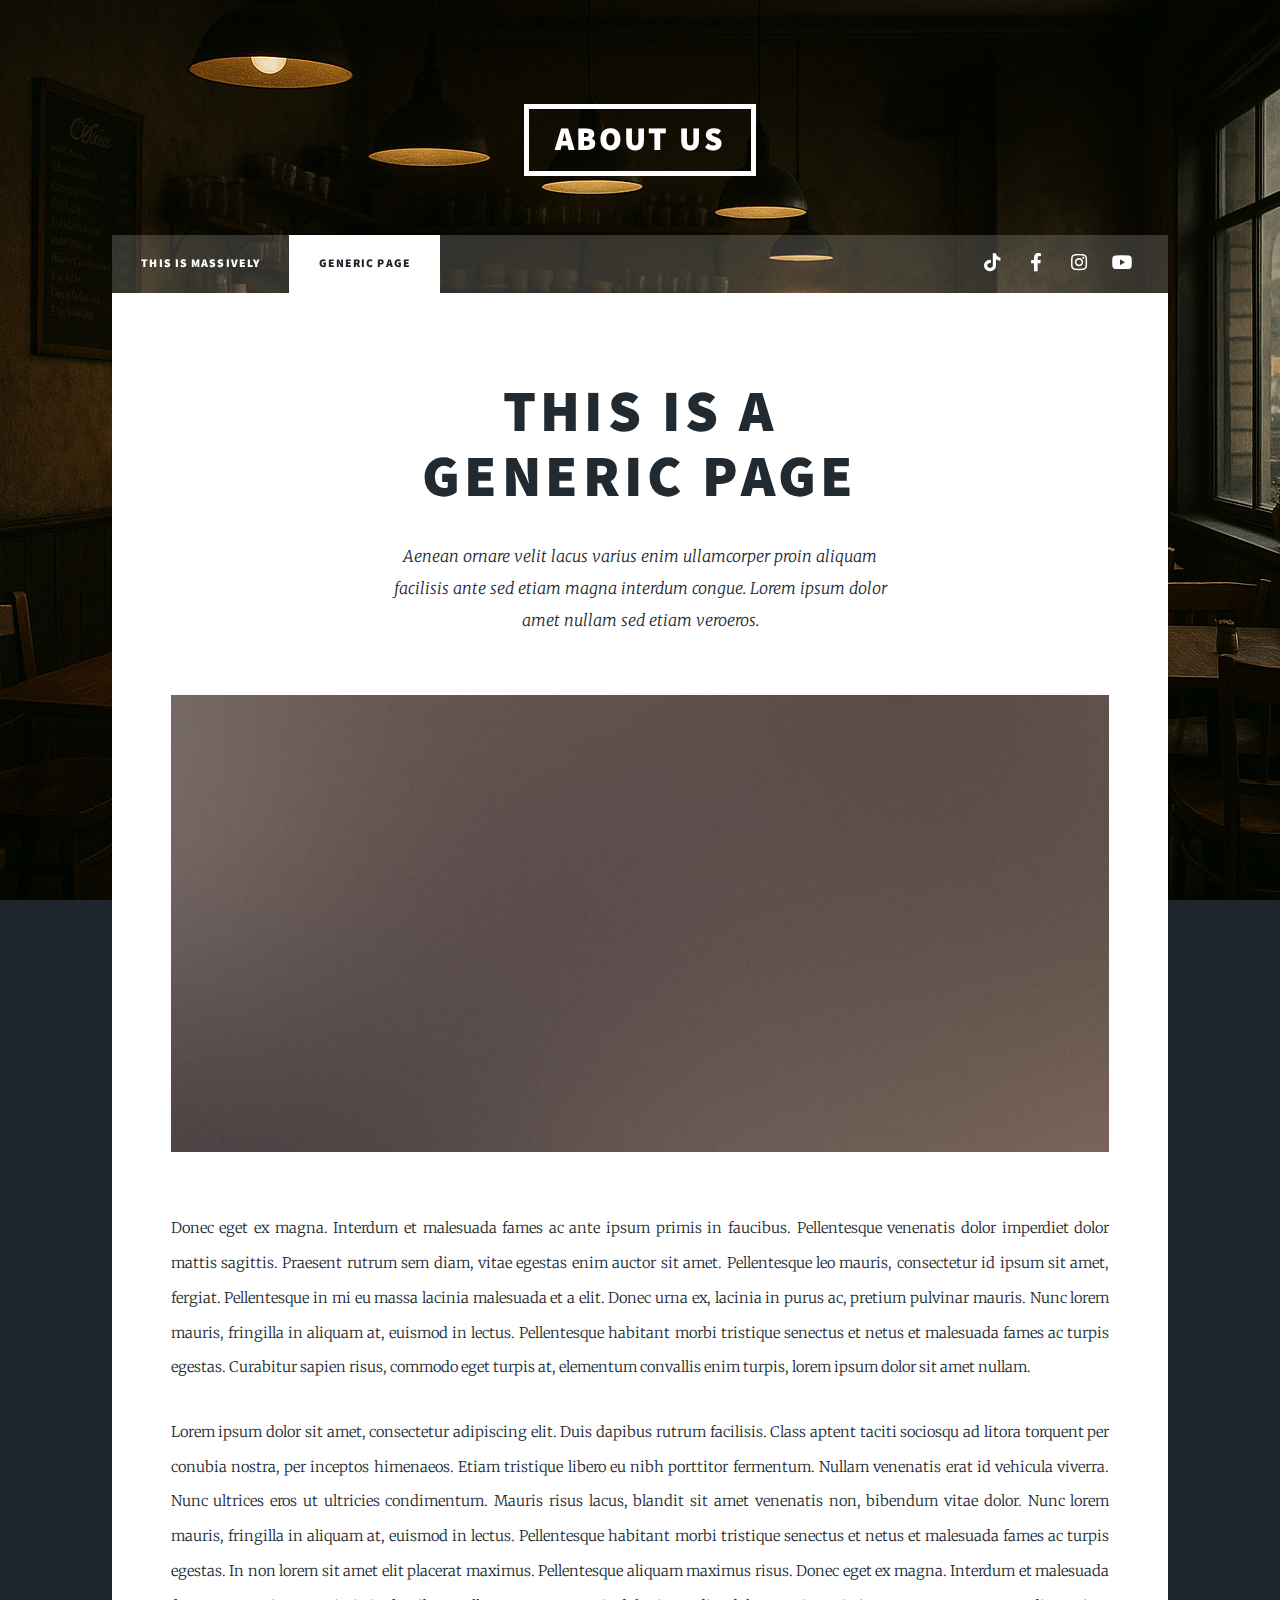
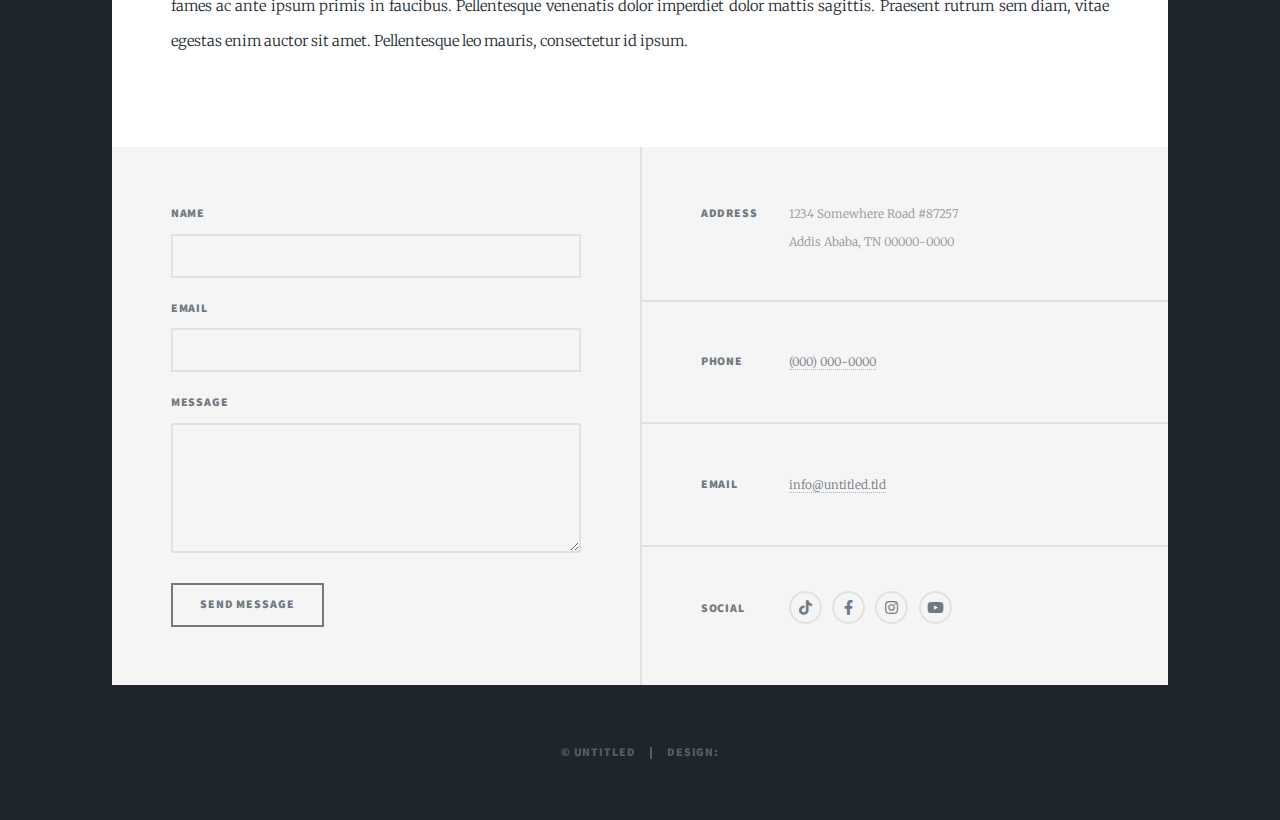
<file: generic.html>
<!DOCTYPE HTML>
<!--
	Massively by HTML5 UP
	html5up.net | @ajlkn
	Free for personal and commercial use under the CCA 3.0 license (html5up.net/license)
-->
<html>
	<head>
		<title>about us</title>
		<meta charset="utf-8" />
		<meta name="viewport" content="width=device-width, initial-scale=1, user-scalable=no" />
		<link rel="stylesheet" href="assets/css/main.css" />
		<noscript><link rel="stylesheet" href="assets/css/noscript.css" /></noscript>
	</head>
	<body class="is-preload">

		<!-- Wrapper -->
			<div id="wrapper">

				<!-- Header -->
					<header id="header">
						<a href="index.html" class="logo">About us</a>
					</header>

				<!-- Nav -->
					<nav id="nav">
						<ul class="links">
							<li><a href="index.html">This is Massively</a></li>
							<li class="active"><a href="generic.html">Generic Page</a></li>
						<!--	<li><a href="elements.html">Elements Reference</a></li> -->
						</ul>
						<ul class="icons">
							<li><a href="#" class="icon brands fa-tiktok"><span class="label">Tik tok</span></a></li>
							<li><a href="#" class="icon brands fa-facebook-f"><span class="label">Facebook</span></a></li>
							<li><a href="#" class="icon brands fa-instagram"><span class="label">Instagram</span></a></li>
							<li><a href="#" class="icon brands fa-youtube"><span class="label">Youtube</span></a></li>
						</ul>
					</nav>

				<!-- Main -->
					<div id="main">

						<!-- Post -->
							<section class="post">
								<header class="major">
							<!--		<span class="date">April 25, 2017</span> -->
									<h1>This is a<br />
									Generic Page</h1>
									<p>Aenean ornare velit lacus varius enim ullamcorper proin aliquam<br />
									facilisis ante sed etiam magna interdum congue. Lorem ipsum dolor<br />
									amet nullam sed etiam veroeros.</p>
								</header>
								<div class="image main"><img src="images/pic01.jpg" alt="" /></div>
								<p>Donec eget ex magna. Interdum et malesuada fames ac ante ipsum primis in faucibus. Pellentesque venenatis dolor imperdiet dolor mattis sagittis. Praesent rutrum sem diam, vitae egestas enim auctor sit amet. Pellentesque leo mauris, consectetur id ipsum sit amet, fergiat. Pellentesque in mi eu massa lacinia malesuada et a elit. Donec urna ex, lacinia in purus ac, pretium pulvinar mauris. Nunc lorem mauris, fringilla in aliquam at, euismod in lectus. Pellentesque habitant morbi tristique senectus et netus et malesuada fames ac turpis egestas. Curabitur sapien risus, commodo eget turpis at, elementum convallis enim turpis, lorem ipsum dolor sit amet nullam.</p>
								<p>Lorem ipsum dolor sit amet, consectetur adipiscing elit. Duis dapibus rutrum facilisis. Class aptent taciti sociosqu ad litora torquent per conubia nostra, per inceptos himenaeos. Etiam tristique libero eu nibh porttitor fermentum. Nullam venenatis erat id vehicula viverra. Nunc ultrices eros ut ultricies condimentum. Mauris risus lacus, blandit sit amet venenatis non, bibendum vitae dolor. Nunc lorem mauris, fringilla in aliquam at, euismod in lectus. Pellentesque habitant morbi tristique senectus et netus et malesuada fames ac turpis egestas. In non lorem sit amet elit placerat maximus. Pellentesque aliquam maximus risus. Donec eget ex magna. Interdum et malesuada fames ac ante ipsum primis in faucibus. Pellentesque venenatis dolor imperdiet dolor mattis sagittis. Praesent rutrum sem diam, vitae egestas enim auctor sit amet. Pellentesque leo mauris, consectetur id ipsum.</p>
							</section>

					</div>

				<!-- Footer -->
					<footer id="footer">
						<section>
							<form method="post" action="#">
								<div class="fields">
									<div class="field">
										<label for="name">Name</label>
										<input type="text" name="name" id="name" />
									</div>
									<div class="field">
										<label for="email">Email</label>
										<input type="text" name="email" id="email" />
									</div>
									<div class="field">
										<label for="message">Message</label>
										<textarea name="message" id="message" rows="3"></textarea>
									</div>
								</div>
								<ul class="actions">
									<li><input type="submit" value="Send Message" /></li>
								</ul>
							</form>
						</section>
						<section class="split contact">
							<section class="alt">
								<h3>Address</h3>
								<p>1234 Somewhere Road #87257<br />
								Addis Ababa, TN 00000-0000</p>
							</section>
							<section>
								<h3>Phone</h3>
								<p><a href="#">(000) 000-0000</a></p>
							</section>
							<section>
								<h3>Email</h3>
								<p><a href="#">info@untitled.tld</a></p>
							</section>
							<section>
								<h3>Social</h3>
								<ul class="icons alt">
									<li><a href="#" class="icon brands alt fa-tiktok"><span class="label">Tik tok</span></a></li>
									<li><a href="#" class="icon brands alt fa-facebook-f"><span class="label">Facebook</span></a></li>
									<li><a href="#" class="icon brands alt fa-instagram"><span class="label">Instagram</span></a></li>
									<li><a href="#" class="icon brands alt fa-youtube"><span class="label">youtube</span></a></li>
								</ul>
							</section>
						</section>
					</footer>

				<!-- Copyright -->
					<div id="copyright">
						<ul><li>&copy; Untitled</li><li>Design:</li></ul>
					</div>

			</div>

		<!-- Scripts -->
			<script src="assets/js/jquery.min.js"></script>
			<script src="assets/js/jquery.scrollex.min.js"></script>
			<script src="assets/js/jquery.scrolly.min.js"></script>
			<script src="assets/js/browser.min.js"></script>
			<script src="assets/js/breakpoints.min.js"></script>
			<script src="assets/js/util.js"></script>
			<script src="assets/js/main.js"></script>

	</body>
</html>
</file>
<file: assets/css/main.css>
@import url(fontawesome-all.min.css);
@import url("https://fonts.googleapis.com/css?family=Merriweather:300,700,300italic,700italic|Source+Sans+Pro:900");

/*
	Massively by HTML5 UP
	html5up.net | @ajlkn
	Free for personal and commercial use under the CCA 3.0 license (html5up.net/license)
*/

html, body, div, span, applet, object,
iframe, h1, h2, h3, h4, h5, h6, p, blockquote,
pre, a, abbr, acronym, address, big, cite,
code, del, dfn, em, img, ins, kbd, q, s, samp,
small, strike, strong, sub, sup, tt, var, b,
u, i, center, dl, dt, dd, ol, ul, li, fieldset,
form, label, legend, table, caption, tbody,
tfoot, thead, tr, th, td, article, aside,
canvas, details, embed, figure, figcaption,
footer, header, hgroup, menu, nav, output, ruby,
section, summary, time, mark, audio, video {
	margin: 0;
	padding: 0;
	border: 0;
	font-size: 100%;
	font: inherit;
	vertical-align: baseline;}

article, aside, details, figcaption, figure,
footer, header, hgroup, menu, nav, section {
	display: block;}

body {
	line-height: 1;
}

ol, ul {
	list-style: none;
}

blockquote, q {
	quotes: none;
}

	blockquote:before, blockquote:after, q:before, q:after {
		content: '';
		content: none;
	}

table {
	border-collapse: collapse;
	border-spacing: 0;
}

body {
	-webkit-text-size-adjust: none;
}

mark {
	background-color: transparent;
	color: inherit;
}

input::-moz-focus-inner {
	border: 0;
	padding: 0;
}

input, select, textarea {
	-moz-appearance: none;
	-webkit-appearance: none;
	-ms-appearance: none;
	appearance: none;
}

/* Basic */

	@-ms-viewport {
		width: device-width;
	}

	body {
		-ms-overflow-style: scrollbar;
	}

	@media screen and (max-width: 480px) {

		html, body {
			min-width: 320px;
		}

	}

	html {
		box-sizing: border-box;
	}

	*, *:before, *:after {
		box-sizing: inherit;
	}

	body {
		background-color: #1e252d;
	}

		body.is-preload *, body.is-preload *:before, body.is-preload *:after {
			-moz-animation: none !important;
			-webkit-animation: none !important;
			-ms-animation: none !important;
			animation: none !important;
			-moz-transition: none !important;
			-webkit-transition: none !important;
			-ms-transition: none !important;
			transition: none !important;
		}

/* Type */

	html {
		font-size: 16pt;
	}

		@media screen and (max-width: 1680px) {

			html {
				font-size: 12pt;
			}

		}

		@media screen and (max-width: 1280px) {

			html {
				font-size: 11pt;
			}

		}

		@media screen and (max-width: 360px) {

			html {
				font-size: 10pt;
			}

		}

	body {
		color: #212931;
	}

	body, input, select, textarea {
		font-family: "Merriweather", Georgia, serif;
		font-weight: 300;
		font-size: 1rem;
		line-height: 2.375;
	}

	a {
		-moz-transition: color 0.2s ease-in-out, background-color 0.2s ease-in-out, border-color 0.2s ease-in-out, box-shadow 0.2s ease-in-out;
		-webkit-transition: color 0.2s ease-in-out, background-color 0.2s ease-in-out, border-color 0.2s ease-in-out, box-shadow 0.2s ease-in-out;
		-ms-transition: color 0.2s ease-in-out, background-color 0.2s ease-in-out, border-color 0.2s ease-in-out, box-shadow 0.2s ease-in-out;
		transition: color 0.2s ease-in-out, background-color 0.2s ease-in-out, border-color 0.2s ease-in-out, box-shadow 0.2s ease-in-out;
		border-bottom: dotted 1px;
		text-decoration: none;
	}

		a:hover {
			border-bottom-color: transparent;
		}

	strong, b {
		font-weight: 600;
	}

	em, i {
		font-style: italic;
	}

	p {
		text-align: justify;
		margin: 0 0 2rem 0;
	}

	h1, h2, h3, h4, h5, h6 {
		font-family: "Source Sans Pro", Helvetica, sans-serif;
		font-weight: 900;
		line-height: 1.5;
		letter-spacing: 0.075em;
		text-transform: uppercase;
		margin: 0 0 1rem 0;
	}

		h1 a, h2 a, h3 a, h4 a, h5 a, h6 a {
			border-bottom: 0;
			color: inherit;
			text-decoration: none;
		}

	h1 {
		font-size: 4rem;
		line-height: 1.1;
		margin: 0 0 2rem 0;
	}

	h2 {
		font-size: 1.75rem;
		line-height: 1.3;
		margin: 0 0 1.5rem 0;
	}

	h3 {
		font-size: 1.25rem;
		margin: 0 0 1.5rem 0;
	}

	h4 {
		font-size: 1rem;
	}

	h5 {
		font-size: 0.9rem;
	}

	h6 {
		font-size: 0.8rem;
	}

	sub {
		font-size: 0.8rem;
		position: relative;
		top: 0.5rem;
	}

	sup {
		font-size: 0.8rem;
		position: relative;
		top: -0.5rem;
	}

	blockquote {
		border-left: solid 4px;
		font-style: italic;
		margin: 0 0 2rem 0;
		padding: 0.5rem 0 0.5rem 2rem;
	}

	code {
		border: solid 2px;
		font-family: "Courier New", monospace;
		font-size: 0.9rem;
		margin: 0 0.25rem;
		padding: 0.25rem 0.65rem;
	}

	pre {
		-webkit-overflow-scrolling: touch;
		font-family: "Courier New", monospace;
		font-size: 0.9rem;
		margin: 0 0 2rem 0;
	}

		pre code {
			display: block;
			line-height: 1.75;
			padding: 1rem 1.5rem;
			overflow-x: auto;
		}

	hr {
		border: 0;
		border-bottom: solid 2px;
		margin: 3rem 0;
	}

		hr.major {
			margin: 5rem 0;
		}

	.align-left {
		text-align: left;
	}

	.align-center {
		text-align: center;
	}

	.align-right {
		text-align: right;
	}

	input, select, textarea {
		color: #212931;
	}

	a {
		color: #212931;
		border-bottom-color: rgba(33, 41, 49, 0.5);
	}

		a:hover {
			border-bottom-color: transparent;
			color: #18bfef !important;
		}

	strong, b {
		color: #212931;
	}

	h1, h2, h3, h4, h5, h6 {
		color: #212931;
	}

	blockquote {
		border-left-color: #eeeeee;
	}

	code {
		background: rgba(220, 220, 220, 0.25);
		border-color: #eeeeee;
	}

	hr {
		border-bottom-color: #eeeeee;
	}

/* Row */

	.row {
		display: flex;
		flex-wrap: wrap;
		box-sizing: border-box;
		align-items: stretch;
	}

		.row > * {
			box-sizing: border-box;
		}

		.row.gtr-uniform > * > :last-child {
			margin-bottom: 0;
		}

		.row.aln-left {
			justify-content: flex-start;
		}

		.row.aln-center {
			justify-content: center;
		}

		.row.aln-right {
			justify-content: flex-end;
		}

		.row.aln-top {
			align-items: flex-start;
		}

		.row.aln-middle {
			align-items: center;
		}

		.row.aln-bottom {
			align-items: flex-end;
		}

		.row > .imp {
			order: -1;
		}

		.row > .col-1 {
			width: 8.33333%;
		}

		.row > .off-1 {
			margin-left: 8.33333%;
		}

		.row > .col-2 {
			width: 16.66667%;
		}

		.row > .off-2 {
			margin-left: 16.66667%;
		}

		.row > .col-3 {
			width: 25%;
		}

		.row > .off-3 {
			margin-left: 25%;
		}

		.row > .col-4 {
			width: 33.33333%;
		}

		.row > .off-4 {
			margin-left: 33.33333%;
		}

		.row > .col-5 {
			width: 41.66667%;
		}

		.row > .off-5 {
			margin-left: 41.66667%;
		}

		.row > .col-6 {
			width: 50%;
		}

		.row > .off-6 {
			margin-left: 50%;
		}

		.row > .col-7 {
			width: 58.33333%;
		}

		.row > .off-7 {
			margin-left: 58.33333%;
		}

		.row > .col-8 {
			width: 66.66667%;
		}

		.row > .off-8 {
			margin-left: 66.66667%;
		}

		.row > .col-9 {
			width: 75%;
		}

		.row > .off-9 {
			margin-left: 75%;
		}

		.row > .col-10 {
			width: 83.33333%;
		}

		.row > .off-10 {
			margin-left: 83.33333%;
		}

		.row > .col-11 {
			width: 91.66667%;
		}

		.row > .off-11 {
			margin-left: 91.66667%;
		}

		.row > .col-12 {
			width: 100%;
		}

		.row > .off-12 {
			margin-left: 100%;
		}

		.row.gtr-0 {
			margin-top: 0;
			margin-left: 0rem;
		}

			.row.gtr-0 > * {
				padding: 0 0 0 0rem;
			}

			.row.gtr-0.gtr-uniform {
				margin-top: 0rem;
			}

				.row.gtr-0.gtr-uniform > * {
					padding-top: 0rem;
				}

		.row.gtr-25 {
			margin-top: 0;
			margin-left: -0.375rem;
		}

			.row.gtr-25 > * {
				padding: 0 0 0 0.375rem;
			}

			.row.gtr-25.gtr-uniform {
				margin-top: -0.375rem;
			}

				.row.gtr-25.gtr-uniform > * {
					padding-top: 0.375rem;
				}

		.row.gtr-50 {
			margin-top: 0;
			margin-left: -0.75rem;
		}

			.row.gtr-50 > * {
				padding: 0 0 0 0.75rem;
			}

			.row.gtr-50.gtr-uniform {
				margin-top: -0.75rem;
			}

				.row.gtr-50.gtr-uniform > * {
					padding-top: 0.75rem;
				}

		.row {
			margin-top: 0;
			margin-left: -1.5rem;
		}

			.row > * {
				padding: 0 0 0 1.5rem;
			}

			.row.gtr-uniform {
				margin-top: -1.5rem;
			}

				.row.gtr-uniform > * {
					padding-top: 1.5rem;
				}

		.row.gtr-150 {
			margin-top: 0;
			margin-left: -2.25rem;
		}

			.row.gtr-150 > * {
				padding: 0 0 0 2.25rem;
			}

			.row.gtr-150.gtr-uniform {
				margin-top: -2.25rem;
			}

				.row.gtr-150.gtr-uniform > * {
					padding-top: 2.25rem;
				}

		.row.gtr-200 {
			margin-top: 0;
			margin-left: -3rem;
		}

			.row.gtr-200 > * {
				padding: 0 0 0 3rem;
			}

			.row.gtr-200.gtr-uniform {
				margin-top: -3rem;
			}

				.row.gtr-200.gtr-uniform > * {
					padding-top: 3rem;
				}

		@media screen and (max-width: 1680px) {

			.row {
				display: flex;
				flex-wrap: wrap;
				box-sizing: border-box;
				align-items: stretch;
			}

				.row > * {
					box-sizing: border-box;
				}

				.row.gtr-uniform > * > :last-child {
					margin-bottom: 0;
				}

				.row.aln-left {
					justify-content: flex-start;
				}

				.row.aln-center {
					justify-content: center;
				}

				.row.aln-right {
					justify-content: flex-end;
				}

				.row.aln-top {
					align-items: flex-start;
				}

				.row.aln-middle {
					align-items: center;
				}

				.row.aln-bottom {
					align-items: flex-end;
				}

				.row > .imp-xlarge {
					order: -1;
				}

				.row > .col-1-xlarge {
					width: 8.33333%;
				}

				.row > .off-1-xlarge {
					margin-left: 8.33333%;
				}

				.row > .col-2-xlarge {
					width: 16.66667%;
				}

				.row > .off-2-xlarge {
					margin-left: 16.66667%;
				}

				.row > .col-3-xlarge {
					width: 25%;
				}

				.row > .off-3-xlarge {
					margin-left: 25%;
				}

				.row > .col-4-xlarge {
					width: 33.33333%;
				}

				.row > .off-4-xlarge {
					margin-left: 33.33333%;
				}

				.row > .col-5-xlarge {
					width: 41.66667%;
				}

				.row > .off-5-xlarge {
					margin-left: 41.66667%;
				}

				.row > .col-6-xlarge {
					width: 50%;
				}

				.row > .off-6-xlarge {
					margin-left: 50%;
				}

				.row > .col-7-xlarge {
					width: 58.33333%;
				}

				.row > .off-7-xlarge {
					margin-left: 58.33333%;
				}

				.row > .col-8-xlarge {
					width: 66.66667%;
				}

				.row > .off-8-xlarge {
					margin-left: 66.66667%;
				}

				.row > .col-9-xlarge {
					width: 75%;
				}

				.row > .off-9-xlarge {
					margin-left: 75%;
				}

				.row > .col-10-xlarge {
					width: 83.33333%;
				}

				.row > .off-10-xlarge {
					margin-left: 83.33333%;
				}

				.row > .col-11-xlarge {
					width: 91.66667%;
				}

				.row > .off-11-xlarge {
					margin-left: 91.66667%;
				}

				.row > .col-12-xlarge {
					width: 100%;
				}

				.row > .off-12-xlarge {
					margin-left: 100%;
				}

				.row.gtr-0 {
					margin-top: 0;
					margin-left: 0rem;
				}

					.row.gtr-0 > * {
						padding: 0 0 0 0rem;
					}

					.row.gtr-0.gtr-uniform {
						margin-top: 0rem;
					}

						.row.gtr-0.gtr-uniform > * {
							padding-top: 0rem;
						}

				.row.gtr-25 {
					margin-top: 0;
					margin-left: -0.375rem;
				}

					.row.gtr-25 > * {
						padding: 0 0 0 0.375rem;
					}

					.row.gtr-25.gtr-uniform {
						margin-top: -0.375rem;
					}

						.row.gtr-25.gtr-uniform > * {
							padding-top: 0.375rem;
						}

				.row.gtr-50 {
					margin-top: 0;
					margin-left: -0.75rem;
				}

					.row.gtr-50 > * {
						padding: 0 0 0 0.75rem;
					}

					.row.gtr-50.gtr-uniform {
						margin-top: -0.75rem;
					}

						.row.gtr-50.gtr-uniform > * {
							padding-top: 0.75rem;
						}

				.row {
					margin-top: 0;
					margin-left: -1.5rem;
				}

					.row > * {
						padding: 0 0 0 1.5rem;
					}

					.row.gtr-uniform {
						margin-top: -1.5rem;
					}

						.row.gtr-uniform > * {
							padding-top: 1.5rem;
						}

				.row.gtr-150 {
					margin-top: 0;
					margin-left: -2.25rem;
				}

					.row.gtr-150 > * {
						padding: 0 0 0 2.25rem;
					}

					.row.gtr-150.gtr-uniform {
						margin-top: -2.25rem;
					}

						.row.gtr-150.gtr-uniform > * {
							padding-top: 2.25rem;
						}

				.row.gtr-200 {
					margin-top: 0;
					margin-left: -3rem;
				}

					.row.gtr-200 > * {
						padding: 0 0 0 3rem;
					}

					.row.gtr-200.gtr-uniform {
						margin-top: -3rem;
					}

						.row.gtr-200.gtr-uniform > * {
							padding-top: 3rem;
						}

		}

		@media screen and (max-width: 1280px) {

			.row {
				display: flex;
				flex-wrap: wrap;
				box-sizing: border-box;
				align-items: stretch;
			}

				.row > * {
					box-sizing: border-box;
				}

				.row.gtr-uniform > * > :last-child {
					margin-bottom: 0;
				}

				.row.aln-left {
					justify-content: flex-start;
				}

				.row.aln-center {
					justify-content: center;
				}

				.row.aln-right {
					justify-content: flex-end;
				}

				.row.aln-top {
					align-items: flex-start;
				}

				.row.aln-middle {
					align-items: center;
				}

				.row.aln-bottom {
					align-items: flex-end;
				}

				.row > .imp-large {
					order: -1;
				}

				.row > .col-1-large {
					width: 8.33333%;
				}

				.row > .off-1-large {
					margin-left: 8.33333%;
				}

				.row > .col-2-large {
					width: 16.66667%;
				}

				.row > .off-2-large {
					margin-left: 16.66667%;
				}

				.row > .col-3-large {
					width: 25%;
				}

				.row > .off-3-large {
					margin-left: 25%;
				}

				.row > .col-4-large {
					width: 33.33333%;
				}

				.row > .off-4-large {
					margin-left: 33.33333%;
				}

				.row > .col-5-large {
					width: 41.66667%;
				}

				.row > .off-5-large {
					margin-left: 41.66667%;
				}

				.row > .col-6-large {
					width: 50%;
				}

				.row > .off-6-large {
					margin-left: 50%;
				}

				.row > .col-7-large {
					width: 58.33333%;
				}

				.row > .off-7-large {
					margin-left: 58.33333%;
				}

				.row > .col-8-large {
					width: 66.66667%;
				}

				.row > .off-8-large {
					margin-left: 66.66667%;
				}

				.row > .col-9-large {
					width: 75%;
				}

				.row > .off-9-large {
					margin-left: 75%;
				}

				.row > .col-10-large {
					width: 83.33333%;
				}

				.row > .off-10-large {
					margin-left: 83.33333%;
				}

				.row > .col-11-large {
					width: 91.66667%;
				}

				.row > .off-11-large {
					margin-left: 91.66667%;
				}

				.row > .col-12-large {
					width: 100%;
				}

				.row > .off-12-large {
					margin-left: 100%;
				}

				.row.gtr-0 {
					margin-top: 0;
					margin-left: 0rem;
				}

					.row.gtr-0 > * {
						padding: 0 0 0 0rem;
					}

					.row.gtr-0.gtr-uniform {
						margin-top: 0rem;
					}

						.row.gtr-0.gtr-uniform > * {
							padding-top: 0rem;
						}

				.row.gtr-25 {
					margin-top: 0;
					margin-left: -0.375rem;
				}

					.row.gtr-25 > * {
						padding: 0 0 0 0.375rem;
					}

					.row.gtr-25.gtr-uniform {
						margin-top: -0.375rem;
					}

						.row.gtr-25.gtr-uniform > * {
							padding-top: 0.375rem;
						}

				.row.gtr-50 {
					margin-top: 0;
					margin-left: -0.75rem;
				}

					.row.gtr-50 > * {
						padding: 0 0 0 0.75rem;
					}

					.row.gtr-50.gtr-uniform {
						margin-top: -0.75rem;
					}

						.row.gtr-50.gtr-uniform > * {
							padding-top: 0.75rem;
						}

				.row {
					margin-top: 0;
					margin-left: -1.5rem;
				}

					.row > * {
						padding: 0 0 0 1.5rem;
					}

					.row.gtr-uniform {
						margin-top: -1.5rem;
					}

						.row.gtr-uniform > * {
							padding-top: 1.5rem;
						}

				.row.gtr-150 {
					margin-top: 0;
					margin-left: -2.25rem;
				}

					.row.gtr-150 > * {
						padding: 0 0 0 2.25rem;
					}

					.row.gtr-150.gtr-uniform {
						margin-top: -2.25rem;
					}

						.row.gtr-150.gtr-uniform > * {
							padding-top: 2.25rem;
						}

				.row.gtr-200 {
					margin-top: 0;
					margin-left: -3rem;
				}

					.row.gtr-200 > * {
						padding: 0 0 0 3rem;
					}

					.row.gtr-200.gtr-uniform {
						margin-top: -3rem;
					}

						.row.gtr-200.gtr-uniform > * {
							padding-top: 3rem;
						}

		}

		@media screen and (max-width: 980px) {

			.row {
				display: flex;
				flex-wrap: wrap;
				box-sizing: border-box;
				align-items: stretch;
			}

				.row > * {
					box-sizing: border-box;
				}

				.row.gtr-uniform > * > :last-child {
					margin-bottom: 0;
				}

				.row.aln-left {
					justify-content: flex-start;
				}

				.row.aln-center {
					justify-content: center;
				}

				.row.aln-right {
					justify-content: flex-end;
				}

				.row.aln-top {
					align-items: flex-start;
				}

				.row.aln-middle {
					align-items: center;
				}

				.row.aln-bottom {
					align-items: flex-end;
				}

				.row > .imp-medium {
					order: -1;
				}

				.row > .col-1-medium {
					width: 8.33333%;
				}

				.row > .off-1-medium {
					margin-left: 8.33333%;
				}

				.row > .col-2-medium {
					width: 16.66667%;
				}

				.row > .off-2-medium {
					margin-left: 16.66667%;
				}

				.row > .col-3-medium {
					width: 25%;
				}

				.row > .off-3-medium {
					margin-left: 25%;
				}

				.row > .col-4-medium {
					width: 33.33333%;
				}

				.row > .off-4-medium {
					margin-left: 33.33333%;
				}

				.row > .col-5-medium {
					width: 41.66667%;
				}

				.row > .off-5-medium {
					margin-left: 41.66667%;
				}

				.row > .col-6-medium {
					width: 50%;
				}

				.row > .off-6-medium {
					margin-left: 50%;
				}

				.row > .col-7-medium {
					width: 58.33333%;
				}

				.row > .off-7-medium {
					margin-left: 58.33333%;
				}

				.row > .col-8-medium {
					width: 66.66667%;
				}

				.row > .off-8-medium {
					margin-left: 66.66667%;
				}

				.row > .col-9-medium {
					width: 75%;
				}

				.row > .off-9-medium {
					margin-left: 75%;
				}

				.row > .col-10-medium {
					width: 83.33333%;
				}

				.row > .off-10-medium {
					margin-left: 83.33333%;
				}

				.row > .col-11-medium {
					width: 91.66667%;
				}

				.row > .off-11-medium {
					margin-left: 91.66667%;
				}

				.row > .col-12-medium {
					width: 100%;
				}

				.row > .off-12-medium {
					margin-left: 100%;
				}

				.row.gtr-0 {
					margin-top: 0;
					margin-left: 0rem;
				}

					.row.gtr-0 > * {
						padding: 0 0 0 0rem;
					}

					.row.gtr-0.gtr-uniform {
						margin-top: 0rem;
					}

						.row.gtr-0.gtr-uniform > * {
							padding-top: 0rem;
						}

				.row.gtr-25 {
					margin-top: 0;
					margin-left: -0.375rem;
				}

					.row.gtr-25 > * {
						padding: 0 0 0 0.375rem;
					}

					.row.gtr-25.gtr-uniform {
						margin-top: -0.375rem;
					}

						.row.gtr-25.gtr-uniform > * {
							padding-top: 0.375rem;
						}

				.row.gtr-50 {
					margin-top: 0;
					margin-left: -0.75rem;
				}

					.row.gtr-50 > * {
						padding: 0 0 0 0.75rem;
					}

					.row.gtr-50.gtr-uniform {
						margin-top: -0.75rem;
					}

						.row.gtr-50.gtr-uniform > * {
							padding-top: 0.75rem;
						}

				.row {
					margin-top: 0;
					margin-left: -1.5rem;
				}

					.row > * {
						padding: 0 0 0 1.5rem;
					}

					.row.gtr-uniform {
						margin-top: -1.5rem;
					}

						.row.gtr-uniform > * {
							padding-top: 1.5rem;
						}

				.row.gtr-150 {
					margin-top: 0;
					margin-left: -2.25rem;
				}

					.row.gtr-150 > * {
						padding: 0 0 0 2.25rem;
					}

					.row.gtr-150.gtr-uniform {
						margin-top: -2.25rem;
					}

						.row.gtr-150.gtr-uniform > * {
							padding-top: 2.25rem;
						}

				.row.gtr-200 {
					margin-top: 0;
					margin-left: -3rem;
				}

					.row.gtr-200 > * {
						padding: 0 0 0 3rem;
					}

					.row.gtr-200.gtr-uniform {
						margin-top: -3rem;
					}

						.row.gtr-200.gtr-uniform > * {
							padding-top: 3rem;
						}

		}

		@media screen and (max-width: 736px) {

			.row {
				display: flex;
				flex-wrap: wrap;
				box-sizing: border-box;
				align-items: stretch;
			}

				.row > * {
					box-sizing: border-box;
				}

				.row.gtr-uniform > * > :last-child {
					margin-bottom: 0;
				}

				.row.aln-left {
					justify-content: flex-start;
				}

				.row.aln-center {
					justify-content: center;
				}

				.row.aln-right {
					justify-content: flex-end;
				}

				.row.aln-top {
					align-items: flex-start;
				}

				.row.aln-middle {
					align-items: center;
				}

				.row.aln-bottom {
					align-items: flex-end;
				}

				.row > .imp-small {
					order: -1;
				}

				.row > .col-1-small {
					width: 8.33333%;
				}

				.row > .off-1-small {
					margin-left: 8.33333%;
				}

				.row > .col-2-small {
					width: 16.66667%;
				}

				.row > .off-2-small {
					margin-left: 16.66667%;
				}

				.row > .col-3-small {
					width: 25%;
				}

				.row > .off-3-small {
					margin-left: 25%;
				}

				.row > .col-4-small {
					width: 33.33333%;
				}

				.row > .off-4-small {
					margin-left: 33.33333%;
				}

				.row > .col-5-small {
					width: 41.66667%;
				}

				.row > .off-5-small {
					margin-left: 41.66667%;
				}

				.row > .col-6-small {
					width: 50%;
				}

				.row > .off-6-small {
					margin-left: 50%;
				}

				.row > .col-7-small {
					width: 58.33333%;
				}

				.row > .off-7-small {
					margin-left: 58.33333%;
				}

				.row > .col-8-small {
					width: 66.66667%;
				}

				.row > .off-8-small {
					margin-left: 66.66667%;
				}

				.row > .col-9-small {
					width: 75%;
				}

				.row > .off-9-small {
					margin-left: 75%;
				}

				.row > .col-10-small {
					width: 83.33333%;
				}

				.row > .off-10-small {
					margin-left: 83.33333%;
				}

				.row > .col-11-small {
					width: 91.66667%;
				}

				.row > .off-11-small {
					margin-left: 91.66667%;
				}

				.row > .col-12-small {
					width: 100%;
				}

				.row > .off-12-small {
					margin-left: 100%;
				}

				.row.gtr-0 {
					margin-top: 0;
					margin-left: 0rem;
				}

					.row.gtr-0 > * {
						padding: 0 0 0 0rem;
					}

					.row.gtr-0.gtr-uniform {
						margin-top: 0rem;
					}

						.row.gtr-0.gtr-uniform > * {
							padding-top: 0rem;
						}

				.row.gtr-25 {
					margin-top: 0;
					margin-left: -0.375rem;
				}

					.row.gtr-25 > * {
						padding: 0 0 0 0.375rem;
					}

					.row.gtr-25.gtr-uniform {
						margin-top: -0.375rem;
					}

						.row.gtr-25.gtr-uniform > * {
							padding-top: 0.375rem;
						}

				.row.gtr-50 {
					margin-top: 0;
					margin-left: -0.75rem;
				}

					.row.gtr-50 > * {
						padding: 0 0 0 0.75rem;
					}

					.row.gtr-50.gtr-uniform {
						margin-top: -0.75rem;
					}

						.row.gtr-50.gtr-uniform > * {
							padding-top: 0.75rem;
						}

				.row {
					margin-top: 0;
					margin-left: -1.5rem;
				}

					.row > * {
						padding: 0 0 0 1.5rem;
					}

					.row.gtr-uniform {
						margin-top: -1.5rem;
					}

						.row.gtr-uniform > * {
							padding-top: 1.5rem;
						}

				.row.gtr-150 {
					margin-top: 0;
					margin-left: -2.25rem;
				}

					.row.gtr-150 > * {
						padding: 0 0 0 2.25rem;
					}

					.row.gtr-150.gtr-uniform {
						margin-top: -2.25rem;
					}

						.row.gtr-150.gtr-uniform > * {
							padding-top: 2.25rem;
						}

				.row.gtr-200 {
					margin-top: 0;
					margin-left: -3rem;
				}

					.row.gtr-200 > * {
						padding: 0 0 0 3rem;
					}

					.row.gtr-200.gtr-uniform {
						margin-top: -3rem;
					}

						.row.gtr-200.gtr-uniform > * {
							padding-top: 3rem;
						}

		}

		@media screen and (max-width: 480px) {

			.row {
				display: flex;
				flex-wrap: wrap;
				box-sizing: border-box;
				align-items: stretch;
			}

				.row > * {
					box-sizing: border-box;
				}

				.row.gtr-uniform > * > :last-child {
					margin-bottom: 0;
				}

				.row.aln-left {
					justify-content: flex-start;
				}

				.row.aln-center {
					justify-content: center;
				}

				.row.aln-right {
					justify-content: flex-end;
				}

				.row.aln-top {
					align-items: flex-start;
				}

				.row.aln-middle {
					align-items: center;
				}

				.row.aln-bottom {
					align-items: flex-end;
				}

				.row > .imp-xsmall {
					order: -1;
				}

				.row > .col-1-xsmall {
					width: 8.33333%;
				}

				.row > .off-1-xsmall {
					margin-left: 8.33333%;
				}

				.row > .col-2-xsmall {
					width: 16.66667%;
				}

				.row > .off-2-xsmall {
					margin-left: 16.66667%;
				}

				.row > .col-3-xsmall {
					width: 25%;
				}

				.row > .off-3-xsmall {
					margin-left: 25%;
				}

				.row > .col-4-xsmall {
					width: 33.33333%;
				}

				.row > .off-4-xsmall {
					margin-left: 33.33333%;
				}

				.row > .col-5-xsmall {
					width: 41.66667%;
				}

				.row > .off-5-xsmall {
					margin-left: 41.66667%;
				}

				.row > .col-6-xsmall {
					width: 50%;
				}

				.row > .off-6-xsmall {
					margin-left: 50%;
				}

				.row > .col-7-xsmall {
					width: 58.33333%;
				}

				.row > .off-7-xsmall {
					margin-left: 58.33333%;
				}

				.row > .col-8-xsmall {
					width: 66.66667%;
				}

				.row > .off-8-xsmall {
					margin-left: 66.66667%;
				}

				.row > .col-9-xsmall {
					width: 75%;
				}

				.row > .off-9-xsmall {
					margin-left: 75%;
				}

				.row > .col-10-xsmall {
					width: 83.33333%;
				}

				.row > .off-10-xsmall {
					margin-left: 83.33333%;
				}

				.row > .col-11-xsmall {
					width: 91.66667%;
				}

				.row > .off-11-xsmall {
					margin-left: 91.66667%;
				}

				.row > .col-12-xsmall {
					width: 100%;
				}

				.row > .off-12-xsmall {
					margin-left: 100%;
				}

				.row.gtr-0 {
					margin-top: 0;
					margin-left: 0rem;
				}

					.row.gtr-0 > * {
						padding: 0 0 0 0rem;
					}

					.row.gtr-0.gtr-uniform {
						margin-top: 0rem;
					}

						.row.gtr-0.gtr-uniform > * {
							padding-top: 0rem;
						}

				.row.gtr-25 {
					margin-top: 0;
					margin-left: -0.375rem;
				}

					.row.gtr-25 > * {
						padding: 0 0 0 0.375rem;
					}

					.row.gtr-25.gtr-uniform {
						margin-top: -0.375rem;
					}

						.row.gtr-25.gtr-uniform > * {
							padding-top: 0.375rem;
						}

				.row.gtr-50 {
					margin-top: 0;
					margin-left: -0.75rem;
				}

					.row.gtr-50 > * {
						padding: 0 0 0 0.75rem;
					}

					.row.gtr-50.gtr-uniform {
						margin-top: -0.75rem;
					}

						.row.gtr-50.gtr-uniform > * {
							padding-top: 0.75rem;
						}

				.row {
					margin-top: 0;
					margin-left: -1.5rem;
				}

					.row > * {
						padding: 0 0 0 1.5rem;
					}

					.row.gtr-uniform {
						margin-top: -1.5rem;
					}

						.row.gtr-uniform > * {
							padding-top: 1.5rem;
						}

				.row.gtr-150 {
					margin-top: 0;
					margin-left: -2.25rem;
				}

					.row.gtr-150 > * {
						padding: 0 0 0 2.25rem;
					}

					.row.gtr-150.gtr-uniform {
						margin-top: -2.25rem;
					}

						.row.gtr-150.gtr-uniform > * {
							padding-top: 2.25rem;
						}

				.row.gtr-200 {
					margin-top: 0;
					margin-left: -3rem;
				}

					.row.gtr-200 > * {
						padding: 0 0 0 3rem;
					}

					.row.gtr-200.gtr-uniform {
						margin-top: -3rem;
					}

						.row.gtr-200.gtr-uniform > * {
							padding-top: 3rem;
						}

		}

		@media screen and (max-width: 360px) {

			.row {
				display: flex;
				flex-wrap: wrap;
				box-sizing: border-box;
				align-items: stretch;
			}

				.row > * {
					box-sizing: border-box;
				}

				.row.gtr-uniform > * > :last-child {
					margin-bottom: 0;
				}

				.row.aln-left {
					justify-content: flex-start;
				}

				.row.aln-center {
					justify-content: center;
				}

				.row.aln-right {
					justify-content: flex-end;
				}

				.row.aln-top {
					align-items: flex-start;
				}

				.row.aln-middle {
					align-items: center;
				}

				.row.aln-bottom {
					align-items: flex-end;
				}

				.row > .imp-xxsmall {
					order: -1;
				}

				.row > .col-1-xxsmall {
					width: 8.33333%;
				}

				.row > .off-1-xxsmall {
					margin-left: 8.33333%;
				}

				.row > .col-2-xxsmall {
					width: 16.66667%;
				}

				.row > .off-2-xxsmall {
					margin-left: 16.66667%;
				}

				.row > .col-3-xxsmall {
					width: 25%;
				}

				.row > .off-3-xxsmall {
					margin-left: 25%;
				}

				.row > .col-4-xxsmall {
					width: 33.33333%;
				}

				.row > .off-4-xxsmall {
					margin-left: 33.33333%;
				}

				.row > .col-5-xxsmall {
					width: 41.66667%;
				}

				.row > .off-5-xxsmall {
					margin-left: 41.66667%;
				}

				.row > .col-6-xxsmall {
					width: 50%;
				}

				.row > .off-6-xxsmall {
					margin-left: 50%;
				}

				.row > .col-7-xxsmall {
					width: 58.33333%;
				}

				.row > .off-7-xxsmall {
					margin-left: 58.33333%;
				}

				.row > .col-8-xxsmall {
					width: 66.66667%;
				}

				.row > .off-8-xxsmall {
					margin-left: 66.66667%;
				}

				.row > .col-9-xxsmall {
					width: 75%;
				}

				.row > .off-9-xxsmall {
					margin-left: 75%;
				}

				.row > .col-10-xxsmall {
					width: 83.33333%;
				}

				.row > .off-10-xxsmall {
					margin-left: 83.33333%;
				}

				.row > .col-11-xxsmall {
					width: 91.66667%;
				}

				.row > .off-11-xxsmall {
					margin-left: 91.66667%;
				}

				.row > .col-12-xxsmall {
					width: 100%;
				}

				.row > .off-12-xxsmall {
					margin-left: 100%;
				}

				.row.gtr-0 {
					margin-top: 0;
					margin-left: 0rem;
				}

					.row.gtr-0 > * {
						padding: 0 0 0 0rem;
					}

					.row.gtr-0.gtr-uniform {
						margin-top: 0rem;
					}

						.row.gtr-0.gtr-uniform > * {
							padding-top: 0rem;
						}

				.row.gtr-25 {
					margin-top: 0;
					margin-left: -0.375rem;
				}

					.row.gtr-25 > * {
						padding: 0 0 0 0.375rem;
					}

					.row.gtr-25.gtr-uniform {
						margin-top: -0.375rem;
					}

						.row.gtr-25.gtr-uniform > * {
							padding-top: 0.375rem;
						}

				.row.gtr-50 {
					margin-top: 0;
					margin-left: -0.75rem;
				}

					.row.gtr-50 > * {
						padding: 0 0 0 0.75rem;
					}

					.row.gtr-50.gtr-uniform {
						margin-top: -0.75rem;
					}

						.row.gtr-50.gtr-uniform > * {
							padding-top: 0.75rem;
						}

				.row {
					margin-top: 0;
					margin-left: -1.5rem;
				}

					.row > * {
						padding: 0 0 0 1.5rem;
					}

					.row.gtr-uniform {
						margin-top: -1.5rem;
					}

						.row.gtr-uniform > * {
							padding-top: 1.5rem;
						}

				.row.gtr-150 {
					margin-top: 0;
					margin-left: -2.25rem;
				}

					.row.gtr-150 > * {
						padding: 0 0 0 2.25rem;
					}

					.row.gtr-150.gtr-uniform {
						margin-top: -2.25rem;
					}

						.row.gtr-150.gtr-uniform > * {
							padding-top: 2.25rem;
						}

				.row.gtr-200 {
					margin-top: 0;
					margin-left: -3rem;
				}

					.row.gtr-200 > * {
						padding: 0 0 0 3rem;
					}

					.row.gtr-200.gtr-uniform {
						margin-top: -3rem;
					}

						.row.gtr-200.gtr-uniform > * {
							padding-top: 3rem;
						}

		}

/* Box */

	.box {
		border: solid 2px;
		margin-bottom: 2rem;
		padding: 1.5rem;
	}

		.box > :last-child,
		.box > :last-child > :last-child,
		.box > :last-child > :last-child > :last-child {
			margin-bottom: 0;
		}

		.box.alt {
			border: 0;
			border-radius: 0;
			padding: 0;
		}

	.box {
		border-color: #eeeeee;
	}

/* Button */

	input[type="submit"],
	input[type="reset"],
	input[type="button"],
	button,
	.button {
		-moz-appearance: none;
		-webkit-appearance: none;
		-ms-appearance: none;
		appearance: none;
		-moz-transition: background-color 0.2s ease-in-out, box-shadow 0.2s ease-in-out, color 0.2s ease-in-out;
		-webkit-transition: background-color 0.2s ease-in-out, box-shadow 0.2s ease-in-out, color 0.2s ease-in-out;
		-ms-transition: background-color 0.2s ease-in-out, box-shadow 0.2s ease-in-out, color 0.2s ease-in-out;
		transition: background-color 0.2s ease-in-out, box-shadow 0.2s ease-in-out, color 0.2s ease-in-out;
		border: 0;
		border-radius: 0;
		cursor: pointer;
		display: inline-block;
		font-family: "Source Sans Pro", Helvetica, sans-serif;
		font-size: 0.8rem;
		font-weight: 900;
		letter-spacing: 0.075em;
		height: 3rem;
		line-height: 3rem;
		padding: 0 2rem;
		text-align: center;
		text-decoration: none;
		text-transform: uppercase;
		white-space: nowrap;
	}

		input[type="submit"].icon:before,
		input[type="reset"].icon:before,
		input[type="button"].icon:before,
		button.icon:before,
		.button.icon:before {
			margin-right: 0.5rem;
		}

		input[type="submit"].icon.solo,
		input[type="reset"].icon.solo,
		input[type="button"].icon.solo,
		button.icon.solo,
		.button.icon.solo {
			position: relative;
			width: 4rem;
			height: 4rem;
			line-height: 4rem;
			border-radius: 4rem;
			text-indent: 4rem;
			overflow: hidden;
			padding: 0;
			white-space: nowrap;
		}

			input[type="submit"].icon.solo:before,
			input[type="reset"].icon.solo:before,
			input[type="button"].icon.solo:before,
			button.icon.solo:before,
			.button.icon.solo:before {
				position: absolute;
				display: block;
				top: 0;
				left: 0;
				width: inherit;
				height: inherit;
				line-height: inherit;
				font-size: 1.25rem;
				margin-right: 0;
				text-align: center;
				text-indent: 0;
			}

		input[type="submit"].fit,
		input[type="reset"].fit,
		input[type="button"].fit,
		button.fit,
		.button.fit {
			width: 100%;
		}

		input[type="submit"].small,
		input[type="reset"].small,
		input[type="button"].small,
		button.small,
		.button.small {
			font-size: 0.7rem;
			height: 2.5rem;
			line-height: 2.5rem;
			padding: 0 1.5rem;
		}

		input[type="submit"].large,
		input[type="reset"].large,
		input[type="button"].large,
		button.large,
		.button.large {
			font-size: 0.9rem;
			height: 3.5rem;
			line-height: 3.5rem;
			padding: 0 2.75rem;
		}

		@media screen and (max-width: 980px) {

			input[type="submit"],
			input[type="reset"],
			input[type="button"],
			button,
			.button {
				font-size: 0.9rem;
				height: 3.25rem;
				line-height: 3.25rem;
			}

				input[type="submit"].large,
				input[type="reset"].large,
				input[type="button"].large,
				button.large,
				.button.large {
					font-size: 1rem;
					height: 3.75rem;
					line-height: 3.75rem;
				}

		}

		input[type="submit"].disabled, input[type="submit"]:disabled,
		input[type="reset"].disabled,
		input[type="reset"]:disabled,
		input[type="button"].disabled,
		input[type="button"]:disabled,
		button.disabled,
		button:disabled,
		.button.disabled,
		.button:disabled {
			pointer-events: none;
			opacity: 0.25;
		}

	input[type="submit"],
	input[type="reset"],
	input[type="button"],
	button,
	.button {
		background-color: transparent;
		box-shadow: inset 0 0 0 2px #212931;
		color: #212931 !important;
	}

		input[type="submit"]:hover,
		input[type="reset"]:hover,
		input[type="button"]:hover,
		button:hover,
		.button:hover {
			box-shadow: inset 0 0 0 2px #18bfef;
			color: #18bfef !important;
		}

		input[type="submit"].primary,
		input[type="reset"].primary,
		input[type="button"].primary,
		button.primary,
		.button.primary {
			background-color: #212931;
			box-shadow: none;
			color: #ffffff !important;
		}

			input[type="submit"].primary:hover,
			input[type="reset"].primary:hover,
			input[type="button"].primary:hover,
			button.primary:hover,
			.button.primary:hover {
				background-color: #18bfef;
			}

/* Form */

	form {
		margin: 0 0 2rem 0;
	}

		form > :last-child {
			margin-bottom: 0;
		}

		form > .fields {
			display: -moz-flex;
			display: -webkit-flex;
			display: -ms-flex;
			display: flex;
			-moz-flex-wrap: wrap;
			-webkit-flex-wrap: wrap;
			-ms-flex-wrap: wrap;
			flex-wrap: wrap;
			width: calc(100% + 3rem);
			margin: -1.5rem 0 2rem -1.5rem;
		}

			form > .fields > .field {
				-moz-flex-grow: 0;
				-webkit-flex-grow: 0;
				-ms-flex-grow: 0;
				flex-grow: 0;
				-moz-flex-shrink: 0;
				-webkit-flex-shrink: 0;
				-ms-flex-shrink: 0;
				flex-shrink: 0;
				padding: 1.5rem 0 0 1.5rem;
				width: calc(100% - 1.5rem);
			}

				form > .fields > .field.half {
					width: calc(50% - 0.75rem);
				}

				form > .fields > .field.third {
					width: calc(100%/3 - 0.5rem);
				}

				form > .fields > .field.quarter {
					width: calc(25% - 0.375rem);
				}

		@media screen and (max-width: 480px) {

			form > .fields {
				width: calc(100% + 3rem);
				margin: -1.5rem 0 2rem -1.5rem;
			}

				form > .fields > .field {
					padding: 1.5rem 0 0 1.5rem;
					width: calc(100% - 1.5rem);
				}

					form > .fields > .field.half {
						width: calc(100% - 1.5rem);
					}

					form > .fields > .field.third {
						width: calc(100% - 1.5rem);
					}

					form > .fields > .field.quarter {
						width: calc(100% - 1.5rem);
					}

		}

	label {
		display: block;
		font-family: "Source Sans Pro", Helvetica, sans-serif;
		font-weight: 900;
		line-height: 1.5;
		letter-spacing: 0.075em;
		font-size: 0.8rem;
		text-transform: uppercase;
		margin: 0 0 0.75rem 0;
	}

		@media screen and (max-width: 980px) {

			label {
				font-size: 0.9rem;
			}

		}

	input[type="text"],
	input[type="password"],
	input[type="email"],
	select,
	textarea {
		-moz-appearance: none;
		-webkit-appearance: none;
		-ms-appearance: none;
		appearance: none;
		background: transparent;
		border-radius: 0;
		border: solid 2px;
		color: inherit;
		display: block;
		outline: 0;
		padding: 0 1rem;
		text-decoration: none;
		width: 100%;
	}

		input[type="text"]:invalid,
		input[type="password"]:invalid,
		input[type="email"]:invalid,
		select:invalid,
		textarea:invalid {
			box-shadow: none;
		}

	select {
		background-size: 1.25rem;
		background-repeat: no-repeat;
		background-position: calc(100% - 1rem) center;
		height: 3rem;
		padding-right: 3rem;
		text-overflow: ellipsis;
	}

		select:focus::-ms-value {
			background-color: transparent;
		}

		select::-ms-expand {
			display: none;
		}

	input[type="text"],
	input[type="password"],
	input[type="email"],
	select {
		height: 3rem;
	}

	textarea {
		padding: 0.75rem 1rem;
	}

	input[type="checkbox"],
	input[type="radio"] {
		-moz-appearance: none;
		-webkit-appearance: none;
		-ms-appearance: none;
		appearance: none;
		display: block;
		float: left;
		margin-right: -2rem;
		opacity: 0;
		width: 1rem;
		z-index: -1;
	}

		input[type="checkbox"] + label,
		input[type="radio"] + label {
			text-decoration: none;
			cursor: pointer;
			display: inline-block;
			font-size: 1rem;
			letter-spacing: 0;
			font-family: "Merriweather", Georgia, serif;
			text-transform: none;
			font-weight: 300;
			padding-left: 2.8rem;
			padding-right: 1rem;
			position: relative;
		}

			input[type="checkbox"] + label:before,
			input[type="radio"] + label:before {
				-moz-osx-font-smoothing: grayscale;
				-webkit-font-smoothing: antialiased;
				display: inline-block;
				font-style: normal;
				font-variant: normal;
				text-rendering: auto;
				line-height: 1;
				text-transform: none !important;
				font-family: 'Font Awesome 5 Free';
				font-weight: 900;
			}

			input[type="checkbox"] + label:before,
			input[type="radio"] + label:before {
				border-radius: 0;
				border: solid 2px;
				content: '';
				display: inline-block;
				font-size: 0.8rem;
				height: 1.8rem;
				left: 0;
				line-height: 1.65rem;
				position: absolute;
				text-align: center;
				top: -0.125rem;
				width: 1.8rem;
			}

		input[type="checkbox"]:checked + label:before,
		input[type="radio"]:checked + label:before {
			content: '\f00c';
		}

	input[type="checkbox"] + label:before {
		border-radius: 0;
	}

	input[type="radio"] + label:before {
		border-radius: 100%;
	}

	::-webkit-input-placeholder {
		opacity: 1.0;
	}

	:-moz-placeholder {
		opacity: 1.0;
	}

	::-moz-placeholder {
		opacity: 1.0;
	}

	:-ms-input-placeholder {
		opacity: 1.0;
	}

	label {
		color: #212931;
	}

	input[type="text"],
	input[type="password"],
	input[type="email"],
	select,
	textarea {
		border-color: #eeeeee;
	}

		input[type="text"]:focus,
		input[type="password"]:focus,
		input[type="email"]:focus,
		select:focus,
		textarea:focus {
			border-color: #18bfef;
		}

	select {
		background-image: url("data:image/svg+xml;charset=utf8,%3Csvg xmlns='http://www.w3.org/2000/svg' width='40' height='40' preserveAspectRatio='none' viewBox='0 0 40 40'%3E%3Cpath d='M9.4,12.3l10.4,10.4l10.4-10.4c0.2-0.2,0.5-0.4,0.9-0.4c0.3,0,0.6,0.1,0.9,0.4l3.3,3.3c0.2,0.2,0.4,0.5,0.4,0.9 c0,0.4-0.1,0.6-0.4,0.9L20.7,31.9c-0.2,0.2-0.5,0.4-0.9,0.4c-0.3,0-0.6-0.1-0.9-0.4L4.3,17.3c-0.2-0.2-0.4-0.5-0.4-0.9 c0-0.4,0.1-0.6,0.4-0.9l3.3-3.3c0.2-0.2,0.5-0.4,0.9-0.4S9.1,12.1,9.4,12.3z' fill='%23eeeeee' /%3E%3C/svg%3E");
	}

		select option {
			background-color: #ffffff;
			color: #212931;
		}

	.select-wrapper:before {
		color: #eeeeee;
	}

	input[type="checkbox"] + label,
	input[type="radio"] + label {
		color: #212931;
	}

		input[type="checkbox"] + label:before,
		input[type="radio"] + label:before {
			border-color: #eeeeee;
		}

	input[type="checkbox"]:checked + label:before,
	input[type="radio"]:checked + label:before {
		background-color: #212931;
		border-color: #212931;
		color: #ffffff;
	}

	input[type="checkbox"]:focus + label:before,
	input[type="radio"]:focus + label:before {
		border-color: #18bfef;
	}

	::-webkit-input-placeholder {
		color: #909498 !important;
	}

	:-moz-placeholder {
		color: #909498 !important;
	}

	::-moz-placeholder {
		color: #909498 !important;
	}

	:-ms-input-placeholder {
		color: #909498 !important;
	}

	.formerize-placeholder {
		color: #909498 !important;
	}

/* Icon */

	.icon {
		text-decoration: none;
		border-bottom: none;
		position: relative;
	}

		.icon:before {
			-moz-osx-font-smoothing: grayscale;
			-webkit-font-smoothing: antialiased;
			display: inline-block;
			font-style: normal;
			font-variant: normal;
			text-rendering: auto;
			line-height: 1;
			text-transform: none !important;
			font-family: 'Font Awesome 5 Free';
			font-weight: 400;
		}

		.icon > .label {
			display: none;
		}

		.icon:before {
			line-height: inherit;
		}

		.icon.solid:before {
			font-weight: 900;
		}

		.icon.brands:before {
			font-family: 'Font Awesome 5 Brands';
		}

/* Image */

	.image {
		border: 0;
		display: inline-block;
		position: relative;
	}

		.image img {
			display: block;
		}

		.image.left, .image.right {
			max-width: 40%;
		}

			.image.left img, .image.right img {
				width: 100%;
			}

		.image.left {
			float: left;
			margin: 0 2rem 2rem 0;
			top: 0.75rem;
		}

		.image.right {
			float: right;
			margin: 0 0 2rem 2rem;
			top: 0.75rem;
		}

		.image.fit {
			display: block;
			margin: 2.5rem 0;
			width: 100%;
		}

			.image.fit:first-child {
				margin-top: 0;
			}

			.image.fit img {
				width: 100%;
			}

		.image.main {
			display: block;
			margin: 4rem 0;
			width: 100%;
		}

			.image.main:first-child {
				margin-top: 0;
			}

			.image.main img {
				width: 100%;
			}

		@media screen and (max-width: 736px) {

			.image.fit {
				margin: 2rem 0;
			}

			.image.main {
				margin: 2rem 0;
			}

		}

	a.image {
		overflow: hidden;
	}

		a.image img {
			-moz-transition: -moz-transform 0.2s ease-out;
			-webkit-transition: -webkit-transform 0.2s ease-out;
			-ms-transition: -ms-transform 0.2s ease-out;
			transition: transform 0.2s ease-out;
		}

		a.image:hover img {
			-moz-transform: scale(1.05);
			-webkit-transform: scale(1.05);
			-ms-transform: scale(1.05);
			transform: scale(1.05);
		}

/* Actions */

	ul.actions {
		display: -moz-flex;
		display: -webkit-flex;
		display: -ms-flex;
		display: flex;
		cursor: default;
		list-style: none;
		margin-left: -1rem;
		padding-left: 0;
	}

		ul.actions li {
			padding: 0 0 0 1rem;
			vertical-align: middle;
		}

		ul.actions.special {
			-moz-justify-content: center;
			-webkit-justify-content: center;
			-ms-justify-content: center;
			justify-content: center;
			width: 100%;
			margin-left: 0;
		}

			ul.actions.special li:first-child {
				padding-left: 0;
			}

		ul.actions.stacked {
			-moz-flex-direction: column;
			-webkit-flex-direction: column;
			-ms-flex-direction: column;
			flex-direction: column;
			margin-left: 0;
		}

			ul.actions.stacked li {
				padding: 1.3rem 0 0 0;
			}

				ul.actions.stacked li:first-child {
					padding-top: 0;
				}

		ul.actions.fit {
			width: calc(100% + 1rem);
		}

			ul.actions.fit li {
				-moz-flex-grow: 1;
				-webkit-flex-grow: 1;
				-ms-flex-grow: 1;
				flex-grow: 1;
				-moz-flex-shrink: 1;
				-webkit-flex-shrink: 1;
				-ms-flex-shrink: 1;
				flex-shrink: 1;
				width: 100%;
			}

				ul.actions.fit li > * {
					width: 100%;
				}

			ul.actions.fit.stacked {
				width: 100%;
			}

		@media screen and (max-width: 480px) {

			ul.actions:not(.fixed) {
				-moz-flex-direction: column;
				-webkit-flex-direction: column;
				-ms-flex-direction: column;
				flex-direction: column;
				margin-left: 0;
				width: 100% !important;
			}

				ul.actions:not(.fixed) li {
					-moz-flex-grow: 1;
					-webkit-flex-grow: 1;
					-ms-flex-grow: 1;
					flex-grow: 1;
					-moz-flex-shrink: 1;
					-webkit-flex-shrink: 1;
					-ms-flex-shrink: 1;
					flex-shrink: 1;
					padding: 1rem 0 0 0;
					text-align: center;
					width: 100%;
				}

					ul.actions:not(.fixed) li > * {
						width: 100%;
					}

					ul.actions:not(.fixed) li:first-child {
						padding-top: 0;
					}

					ul.actions:not(.fixed) li input[type="submit"],
					ul.actions:not(.fixed) li input[type="reset"],
					ul.actions:not(.fixed) li input[type="button"],
					ul.actions:not(.fixed) li button,
					ul.actions:not(.fixed) li .button {
						width: 100%;
					}

						ul.actions:not(.fixed) li input[type="submit"].icon:before,
						ul.actions:not(.fixed) li input[type="reset"].icon:before,
						ul.actions:not(.fixed) li input[type="button"].icon:before,
						ul.actions:not(.fixed) li button.icon:before,
						ul.actions:not(.fixed) li .button.icon:before {
							margin-left: -0.5rem;
						}

		}

/* Icons */

	ul.icons {
		cursor: default;
		list-style: none;
		padding-left: 0;
	}

		ul.icons li {
			display: inline-block;
			padding: 0 0.5rem 0 0;
			vertical-align: middle;
		}

			ul.icons li:last-child {
				padding-right: 0;
			}

			ul.icons li .icon:before {
				width: 2.25rem;
				height: 2.25rem;
				line-height: 2.25rem;
				display: inline-block;
				text-align: center;
				border-radius: 100%;
				font-size: 1.25rem;
			}

		ul.icons.alt li .icon:before {
			-moz-transition: color 0.2s ease-in-out, background-color 0.2s ease-in-out, border-color 0.2s ease-in-out, box-shadow 0.2s ease-in-out;
			-webkit-transition: color 0.2s ease-in-out, background-color 0.2s ease-in-out, border-color 0.2s ease-in-out, box-shadow 0.2s ease-in-out;
			-ms-transition: color 0.2s ease-in-out, background-color 0.2s ease-in-out, border-color 0.2s ease-in-out, box-shadow 0.2s ease-in-out;
			transition: color 0.2s ease-in-out, background-color 0.2s ease-in-out, border-color 0.2s ease-in-out, box-shadow 0.2s ease-in-out;
			font-size: 1rem;
		}

/* List */

	ol {
		list-style: decimal;
		margin: 0 0 2rem 0;
		padding-left: 1.25rem;
	}

		ol li {
			padding-left: 0.25rem;
		}

	ul {
		list-style: disc;
		margin: 0 0 2rem 0;
		padding-left: 1rem;
	}

		ul li {
			padding-left: 0.5rem;
		}

		ul.divided {
			list-style: none;
			padding-left: 0;
		}

			ul.divided li {
				border-top: solid 1px;
				padding: 0.5rem 0;
			}

				ul.divided li:first-child {
					border-top: 0;
					padding-top: 0;
				}

	dl {
		margin: 0 0 2rem 0;
	}

		dl dt {
			display: block;
			font-weight: 600;
			margin: 0 0 1rem 0;
		}

		dl dd {
			margin-left: 2rem;
		}

	ul.divided li {
		border-top-color: #eeeeee;
	}

	ul.icons li a.icon:hover:before {
		color: #18bfef;
	}

	ul.icons.alt li .icon:before {
		box-shadow: inset 0 0 0 2px #eeeeee;
	}

	ul.icons.alt li a.icon:hover:before {
		box-shadow: inset 0 0 0 2px #18bfef;
	}

/* Section/Article */

	section.special, article.special {
		text-align: center;
	}

	header {
		cursor: default;
	}

		header > .date {
			display: block;
			font-size: 0.8rem;
			height: 1;
			margin: 0 0 1rem 0;
			position: relative;
		}

		header > p {
			font-style: italic;
		}

		header > h1 + p {
			font-size: 1.1rem;
			margin-top: -0.5rem;
			line-height: 2;
		}

		header > h2 + p {
			font-size: 1rem;
			margin-top: -0.75rem;
		}

		header > h3 + p {
			font-size: 0.9rem;
			margin-top: -0.75rem;
		}

		header > h4 + p {
			font-size: 0.8rem;
			margin-top: -0.75rem;
		}

		header.major {
			margin: 0 0 4rem 0;
			text-align: center;
		}

			header.major > :last-child {
				margin-bottom: 0;
			}

			header.major > p {
				margin-top: 0;
				text-align: center;
			}

			header.major > .date {
				font-size: 1rem;
				margin: 0 0 4rem 0;
			}

				header.major > .date:before, header.major > .date:after {
					content: '';
					display: block;
					position: absolute;
					top: 50%;
					width: calc(50% - 6rem);
					border-top: solid 2px;
				}

				header.major > .date:before {
					left: 0;
				}

				header.major > .date:after {
					right: 0;
				}

		@media screen and (max-width: 980px) {

			header br {
				display: none;
			}

		}

		@media screen and (max-width: 736px) {

			header.major {
				margin: 0 0 2rem 0;
			}

		}

	header.major .date:before, header.major .date:after {
		border-top-color: #eeeeee;
	}

/* Table */

	.table-wrapper {
		-webkit-overflow-scrolling: touch;
		overflow-x: auto;
	}

	table {
		margin: 0 0 2rem 0;
		width: 100%;
	}

		table tbody tr {
			border: solid 1px;
			border-left: 0;
			border-right: 0;
		}

		table td {
			padding: 0.75rem 0.75rem;
		}

		table th {
			font-family: "Source Sans Pro", Helvetica, sans-serif;
			font-size: 0.8rem;
			font-weight: 900;
			letter-spacing: 0.075em;
			line-height: 1.5;
			padding: 0 0.75rem 0.75rem 0.75rem;
			text-align: left;
			text-transform: uppercase;
		}

			@media screen and (max-width: 980px) {

				table th {
					font-size: 0.9rem;
				}

			}

		table thead {
			border-bottom: solid 2px;
		}

		table tfoot {
			border-top: solid 2px;
		}

		table.alt {
			border-collapse: separate;
		}

			table.alt tbody tr td {
				border: solid 1px;
				border-left-width: 0;
				border-top-width: 0;
			}

				table.alt tbody tr td:first-child {
					border-left-width: 1px;
				}

			table.alt tbody tr:first-child td {
				border-top-width: 1px;
			}

			table.alt thead {
				border-bottom: 0;
			}

			table.alt tfoot {
				border-top: 0;
			}

	table tbody tr {
		border-color: #eeeeee;
	}

		table tbody tr:nth-child(2n + 1) {
			background-color: rgba(220, 220, 220, 0.25);
		}

	table th {
		color: #212931;
	}

	table thead {
		border-bottom-color: #eeeeee;
	}

	table tfoot {
		border-top-color: #eeeeee;
	}

	table.alt tbody tr td {
		border-color: #eeeeee;
	}

/* Pagination */

	.pagination {
		display: -moz-inline-flex;
		display: -webkit-inline-flex;
		display: -ms-inline-flex;
		display: inline-flex;
		-moz-user-select: none;
		-webkit-user-select: none;
		-ms-user-select: none;
		user-select: none;
		cursor: default;
		list-style: none;
		margin: 0 0 2rem 2px;
		padding: 0;
	}

		.pagination a, .pagination span {
			-moz-transition: background-color 0.2s ease-in-out, border-color 0.2s ease-in-out, box-shadow 0.2s ease-in-out, color 0.2s ease-in-out;
			-webkit-transition: background-color 0.2s ease-in-out, border-color 0.2s ease-in-out, box-shadow 0.2s ease-in-out, color 0.2s ease-in-out;
			-ms-transition: background-color 0.2s ease-in-out, border-color 0.2s ease-in-out, box-shadow 0.2s ease-in-out, color 0.2s ease-in-out;
			transition: background-color 0.2s ease-in-out, border-color 0.2s ease-in-out, box-shadow 0.2s ease-in-out, color 0.2s ease-in-out;
			border: solid 2px;
			display: inline-block;
			font-family: "Source Sans Pro", Helvetica, sans-serif;
			font-size: 0.8rem;
			font-weight: 900;
			height: 3rem;
			letter-spacing: 0.075em;
			line-height: calc(3rem - 4px);
			margin-left: -2px;
			min-width: 3rem;
			position: relative;
			text-align: center;
			text-decoration: none;
			text-transform: uppercase;
		}

		.pagination .next, .pagination .previous {
			text-decoration: none;
			padding: 0 1.75rem;
		}

			.pagination .next:before, .pagination .previous:before {
				-moz-osx-font-smoothing: grayscale;
				-webkit-font-smoothing: antialiased;
				display: inline-block;
				font-style: normal;
				font-variant: normal;
				text-rendering: auto;
				line-height: 1;
				text-transform: none !important;
				font-family: 'Font Awesome 5 Free';
				font-weight: 900;
			}

			.pagination .next:before, .pagination .previous:before {
				display: inline-block;
				color: inherit !important;
				line-height: inherit;
			}

		.pagination .previous:before {
			content: '\f104';
			margin-right: 0.9375em;
		}

		.pagination .next:before {
			content: '\f105';
			float: right;
			margin-left: 0.9375em;
		}

		@media screen and (max-width: 980px) {

			.pagination a, .pagination span {
				font-size: 0.9rem;
			}

		}

		@media screen and (max-width: 480px) {

			.pagination .page, .pagination .extra {
				display: none;
			}

		}

	.pagination a, .pagination span {
		border-color: #eeeeee;
	}

	.pagination a {
		color: #212931 !important;
	}

		.pagination a:hover {
			color: #18bfef !important;
			border-color: #18bfef;
			z-index: 1;
		}

			.pagination a:hover + a,
			.pagination a:hover + span {
				border-left-color: #18bfef;
			}

		.pagination a.active {
			background-color: #eeeeee;
		}

	.pagination span {
		color: #eeeeee;
	}

/* Wrapper */

	#wrapper {
		-moz-transition: opacity 0.5s ease;
		-webkit-transition: opacity 0.5s ease;
		-ms-transition: opacity 0.5s ease;
		transition: opacity 0.5s ease;
		position: relative;
		z-index: 1;
		overflow: hidden;
		
	}

		#wrapper > .bg {
			position: absolute;
			top: 0;
			left: 0;
			width: 100%;
			height: 100%;
			background-color: #212931;
			background-image: url("../../images/bg.png") , linear-gradient(0deg, rgba(0, 0, 0, 0.1), rgba(0, 0, 0, 0.1)), url("../../images/overlay.png"); 
			background-size: auto,								auto,														100% auto;
			background-position: center,								center,														top center;
			background-repeat: repeat,								no-repeat,													no-repeat;
			background-attachment: fixed,								fixed,														fixed;
			z-index: -1;
			
		}

			#wrapper > .bg.fixed {
				position: fixed;
				width: 100vw;
				height: 100vh;
			}

		#wrapper.fade-in:before {
			pointer-events: none;
			-moz-transition: opacity 1s ease-in-out;
			-webkit-transition: opacity 1s ease-in-out;
			-ms-transition: opacity 1s ease-in-out;
			transition: opacity 1s ease-in-out;
			-moz-transition-delay: 0.75s;
			-webkit-transition-delay: 0.75s;
			-ms-transition-delay: 0.75s;
			transition-delay: 0.75s;
			background: #1e252d;
			content: '';
			display: block;
			height: 100%;
			left: 0;
			opacity: 0;
			position: fixed;
			top: 0;
			width: 100%;
		}

		body.is-preload #wrapper.fade-in:before {
			opacity: 1;
		}

		@media screen and (orientation: portrait) {

			#wrapper > .bg {
				background-size: auto,								auto,														auto 175%;
			}

		}

/* Intro */

	#intro {
		color: #ffffff;
		padding: 8rem 4rem 6rem 4rem ;
		-moz-align-items: center;
		-webkit-align-items: center;
		-ms-align-items: center;
		align-items: center;
		display: -moz-flex;
		display: -webkit-flex;
		display: -ms-flex;
		display: flex;
		-moz-flex-direction: column;
		-webkit-flex-direction: column;
		-ms-flex-direction: column;
		flex-direction: column;
		-moz-justify-content: -moz-flex-end;
		-webkit-justify-content: -webkit-flex-end;
		-ms-justify-content: -ms-flex-end;
		justify-content: flex-end;
		-moz-transition: opacity 1s ease, -moz-transform 1s ease;
		-webkit-transition: opacity 1s ease, -webkit-transform 1s ease;
		-ms-transition: opacity 1s ease, -ms-transform 1s ease;
		transition: opacity 1s ease, transform 1s ease;
		position: relative;
		cursor: default;
		text-align: center;
		z-index: 1;
		min-height: 100vh;
	}

		#intro input, #intro select, #intro textarea {
			color: #ffffff;
		}

		#intro a {
			color: #ffffff;
			border-bottom-color: rgba(255, 255, 255, 0.5);
		}

			#intro a:hover {
				border-bottom-color: transparent;
				color: #18bfef !important;
			}

		#intro strong, #intro b {
			color: #ffffff;
		}

		#intro h1, #intro h2, #intro h3, #intro h4, #intro h5, #intro h6 {
			color: #ffffff;
		}

		#intro blockquote {
			border-left-color: #ffffff;
		}

		#intro code {
			background: rgba(255, 255, 255, 0.075);
			border-color: #ffffff;
		}

		#intro hr {
			border-bottom-color: #ffffff;
		}

		#intro input[type="submit"],
		#intro input[type="reset"],
		#intro input[type="button"],
		#intro button,
		#intro .button {
			background-color: transparent;
			box-shadow: inset 0 0 0 2px #ffffff;
			color: #ffffff !important;
		}

			#intro input[type="submit"]:hover,
			#intro input[type="reset"]:hover,
			#intro input[type="button"]:hover,
			#intro button:hover,
			#intro .button:hover {
				box-shadow: inset 0 0 0 2px #18bfef;
				color: #18bfef !important;
			}

			#intro input[type="submit"].primary,
			#intro input[type="reset"].primary,
			#intro input[type="button"].primary,
			#intro button.primary,
			#intro .button.primary {
				background-color: #ffffff;
				box-shadow: none;
				color: #1e252d !important;
			}

				#intro input[type="submit"].primary:hover,
				#intro input[type="reset"].primary:hover,
				#intro input[type="button"].primary:hover,
				#intro button.primary:hover,
				#intro .button.primary:hover {
					background-color: #18bfef;
				}

		#intro h1 {
			font-size: 5rem;
			line-height: 1;
		}

		#intro p {
			font-size: 1.25rem;
			font-style: italic;
			margin-top: -0.25rem;
			text-align: center;
		}

		#intro + #header {
			margin-top: -20rem;
		}

			#intro + #header .logo {
				-moz-transform: translateY(2rem);
				-webkit-transform: translateY(2rem);
				-ms-transform: translateY(2rem);
				transform: translateY(2rem);
				opacity: 0;
				visibility: hidden;
			}

		#intro.hidden {
			pointer-events: none;
			-moz-transform: translateY(2rem);
			-webkit-transform: translateY(2rem);
			-ms-transform: translateY(2rem);
			transform: translateY(2rem);
			-moz-transition: opacity 0.5s ease, -moz-transform 0.5s ease, visibility 0.5s;
			-webkit-transition: opacity 0.5s ease, -webkit-transform 0.5s ease, visibility 0.5s;
			-ms-transition: opacity 0.5s ease, -ms-transform 0.5s ease, visibility 0.5s;
			transition: opacity 0.5s ease, transform 0.5s ease, visibility 0.5s;
			opacity: 0;
			visibility: hidden;
		}

			#intro.hidden + #header .logo {
				-moz-transform: translateY(0);
				-webkit-transform: translateY(0);
				-ms-transform: translateY(0);
				transform: translateY(0);
				opacity: 1;
				visibility: visible;
			}

		body.is-preload #intro {
			-moz-transform: translateY(2rem);
			-webkit-transform: translateY(2rem);
			-ms-transform: translateY(2rem);
			transform: translateY(2rem);
			opacity: 0;
		}

			body.is-preload #intro:not(.hidden) + #header + #nav {
				-moz-transform: translateY(4rem);
				-webkit-transform: translateY(4rem);
				-ms-transform: translateY(4rem);
				transform: translateY(4rem);
				opacity: 0;
			}

		@media screen and (max-width: 980px) {

			#intro {
				padding: 4rem 4rem 2rem 4rem ;
				min-height: 90vh;
			}

				#intro p br {
					display: none;
				}

				#intro + #header {
					margin-top: -14rem;
				}

		}

		@media screen and (max-width: 736px) {

			#intro {
				padding: 3rem 2rem 1rem 2rem ;
				min-height: 80vh;
			}

				#intro h1 {
					font-size: 3.25rem;
					line-height: 1.1;
					margin-bottom: 1rem;
				}

				#intro p {
					font-size: 1rem;
					margin-top: 0rem;
				}

				#intro .actions {
					display: none;
				}

		}

/* Header */

	#header {
		color: #ffffff;
		-moz-align-items: center;
		-webkit-align-items: center;
		-ms-align-items: center;
		align-items: center;
		display: -moz-flex;
		display: -webkit-flex;
		display: -ms-flex;
		display: flex;
		-moz-flex-direction: column;
		-webkit-flex-direction: column;
		-ms-flex-direction: column;
		flex-direction: column;
		-moz-justify-content: -moz-flex-end;
		-webkit-justify-content: -webkit-flex-end;
		-ms-justify-content: -ms-flex-end;
		justify-content: flex-end;
		pointer-events: none;
		-moz-user-select: none;
		-webkit-user-select: none;
		-ms-user-select: none;
		user-select: none;
		height: 20rem;
		padding-bottom: 8rem;
		position: relative;
		text-align: center;
		z-index: 2;
	}

		#header input, #header select, #header textarea {
			color: #ffffff;
		}

		#header a {
			color: #ffffff;
			border-bottom-color: rgba(255, 255, 255, 0.5);
		}

			#header a:hover {
				border-bottom-color: transparent;
				color: #18bfef !important;
			}

		#header strong, #header b {
			color: #ffffff;
		}

		#header h1, #header h2, #header h3, #header h4, #header h5, #header h6 {
			color: #ffffff;
		}

		#header blockquote {
			border-left-color: #ffffff;
		}

		#header code {
			background: rgba(255, 255, 255, 0.075);
			border-color: #ffffff;
		}

		#header hr {
			border-bottom-color: #ffffff;
		}

		#header .logo {
			-moz-transition: border-color 0.2s ease-in-out, color 0.2s ease-in-out, opacity 0.5s ease, -moz-transform 0.5s ease, visibility 0.5s;
			-webkit-transition: border-color 0.2s ease-in-out, color 0.2s ease-in-out, opacity 0.5s ease, -webkit-transform 0.5s ease, visibility 0.5s;
			-ms-transition: border-color 0.2s ease-in-out, color 0.2s ease-in-out, opacity 0.5s ease, -ms-transform 0.5s ease, visibility 0.5s;
			transition: border-color 0.2s ease-in-out, color 0.2s ease-in-out, opacity 0.5s ease, transform 0.5s ease, visibility 0.5s;
			pointer-events: auto;
			border-style: solid;
			border-color: #ffffff;
			border-width: 5px !important;
			font-family: "Source Sans Pro", Helvetica, sans-serif;
			font-size: 2.25rem;
			font-weight: 900;
			letter-spacing: 0.075em;
			line-height: 1;
			padding: 1rem 1.75rem;
			text-transform: uppercase;
			visibility: visible;
		}

			#header .logo:hover {
				border-color: #18bfef !important;
				color: #18bfef !important;
			}

		@media screen and (max-width: 980px) {

			#header {
				height: 14rem;
				padding-bottom: 4rem;
			}

		}

		@media screen and (max-width: 736px) {

			#header {
				padding-bottom: 3rem;
			}

				#header .logo {
					font-size: 1.75rem;
					border-width: 3px !important;
				}

		}

/* Nav */

	#nav {
		color: #ffffff;
		display: -moz-flex;
		display: -webkit-flex;
		display: -ms-flex;
		display: flex;
		-moz-transition: -moz-transform 1s ease, opacity 1s ease;
		-webkit-transition: -webkit-transform 1s ease, opacity 1s ease;
		-ms-transition: -ms-transform 1s ease, opacity 1s ease;
		transition: transform 1s ease, opacity 1s ease;
		background: rgba(255, 255, 255, 0.175);
		height: 4rem;
		line-height: 4rem;
		margin: -4rem auto 0 auto;
		overflow: hidden;
		padding: 0 2rem 0 0;
		position: relative;
		width: calc(100% - 4rem);
		max-width: 72rem;
		z-index: 2;
	}

		#nav ul.divided li {
			border-top-color: #ffffff;
		}

		#nav ul.icons li a.icon:hover:before {
			color: #18bfef;
		}

		#nav ul.icons.alt li .icon:before {
			box-shadow: inset 0 0 0 2px #ffffff;
		}

		#nav ul.icons.alt li a.icon:hover:before {
			box-shadow: inset 0 0 0 2px #18bfef;
		}

		#nav input, #nav select, #nav textarea {
			color: #ffffff;
		}

		#nav a {
			color: #ffffff;
			border-bottom-color: rgba(255, 255, 255, 0.5);
		}

			#nav a:hover {
				border-bottom-color: transparent;
				color: #18bfef !important;
			}

		#nav strong, #nav b {
			color: #ffffff;
		}

		#nav h1, #nav h2, #nav h3, #nav h4, #nav h5, #nav h6 {
			color: #ffffff;
		}

		#nav blockquote {
			border-left-color: #ffffff;
		}

		#nav code {
			background: rgba(255, 255, 255, 0.075);
			border-color: #ffffff;
		}

		#nav hr {
			border-bottom-color: #ffffff;
		}

		#nav ul.links {
			display: -moz-flex;
			display: -webkit-flex;
			display: -ms-flex;
			display: flex;
			-moz-flex-grow: 1;
			-webkit-flex-grow: 1;
			-ms-flex-grow: 1;
			flex-grow: 1;
			-moz-flex-shrink: 1;
			-webkit-flex-shrink: 1;
			-ms-flex-shrink: 1;
			flex-shrink: 1;
			font-family: "Source Sans Pro", Helvetica, sans-serif;
			font-weight: 900;
			letter-spacing: 0.075em;
			list-style: none;
			margin-bottom: 0;
			padding-left: 0;
			text-transform: uppercase;
		}

			#nav ul.links li {
				display: block;
				padding-left: 0;
			}

				#nav ul.links li a {
					-moz-transition: background-color 0.2s ease-in-out, color 0.2s ease-in-out;
					-webkit-transition: background-color 0.2s ease-in-out, color 0.2s ease-in-out;
					-ms-transition: background-color 0.2s ease-in-out, color 0.2s ease-in-out;
					transition: background-color 0.2s ease-in-out, color 0.2s ease-in-out;
					display: block;
					font-size: 0.8rem;
					outline: none;
					padding: 0 2rem;
				}

					#nav ul.links li a:hover {
						color: inherit !important;
						background-color: rgba(255, 255, 255, 0.1);
					}

				#nav ul.links li.active {
					background-color: #ffffff;
				}

					#nav ul.links li.active a {
						color: #1e252d;
					}

						#nav ul.links li.active a:hover {
							color: #18bfef !important;
						}

		#nav ul.icons {
			-moz-flex-grow: 0;
			-webkit-flex-grow: 0;
			-ms-flex-grow: 0;
			flex-grow: 0;
			-moz-flex-shrink: 0;
			-webkit-flex-shrink: 0;
			-ms-flex-shrink: 0;
			flex-shrink: 0;
			margin-bottom: 0;
		}

		@media screen and (max-width: 980px) {

			#nav {
				display: none;
			}

		}

/* Main */

	#main {
		background-color: #ffffff;
		position: relative;
		margin: 0 auto;
		width: calc(100% - 4rem);
		max-width: 72rem;
		z-index: 2;
	}

		#main > * {
			padding: 4rem 4rem 2rem 4rem ;
			border-top: solid 2px #eeeeee;
			margin: 0;
		}

			#main > *:first-child {
				border-top: 0;
			}

		#main > footer {
			text-align: center;
		}

		#main > .post {
			padding: 8rem 8rem 6rem 8rem ;
		}

			#main > .post header.major > .date {
				margin-top: -2rem;
			}

			#main > .post header.major > h1, #main > .post header.major h2 {
				font-size: 4rem;
				line-height: 1.1;
				margin: 0 0 2rem 0;
			}

			#main > .post.featured {
				text-align: center;
			}

			@media screen and (max-width: 1280px) {

				#main > .post {
					padding: 6rem 4rem 4rem 4rem ;
				}

			}

			@media screen and (max-width: 736px) {

				#main > .post {
					padding: 4rem 2rem 2rem 2rem ;
				}

					#main > .post header.major > .date {
						margin-top: -1rem;
						margin-bottom: 2rem;
					}

					#main > .post header.major > h1, #main > .post header.major h2 {
						font-size: 2.5rem;
						line-height: 1.2;
						margin: 0 0 1.5rem 0;
					}

			}

		#main > .posts {
			display: -moz-flex;
			display: -webkit-flex;
			display: -ms-flex;
			display: flex;
			-moz-flex-wrap: wrap;
			-webkit-flex-wrap: wrap;
			-ms-flex-wrap: wrap;
			flex-wrap: wrap;
			-moz-align-items: -moz-stretch;
			-webkit-align-items: -webkit-stretch;
			-ms-align-items: -ms-stretch;
			align-items: stretch;
			text-align: center;
			width: 100%;
			padding: 0;
		}

			#main > .posts > * {
				-moz-flex-shrink: 1;
				-webkit-flex-shrink: 1;
				-ms-flex-shrink: 1;
				flex-shrink: 1;
				-moz-flex-grow: 0;
				-webkit-flex-grow: 0;
				-ms-flex-grow: 0;
				flex-grow: 0;
			}

			#main > .posts > * {
				width: 50%;
			}

			#main > .posts > * {
				padding: 4rem;
				width: 50%;
			}

			#main > .posts > article {
				border-color: #eeeeee;
				border-left-width: 2px;
				border-style: solid;
				border-top-width: 2px;
				text-align: center;
			}

				#main > .posts > article > :last-child {
					margin-bottom: 0;
				}

				#main > .posts > article:nth-child(2n - 1) {
					border-left-width: 0;
				}

				#main > .posts > article:nth-child(-n + 2) {
					border-top-width: 0;
				}

			@media screen and (max-width: 980px) {

				#main > .posts > * {
					width: 50%;
				}

				#main > .posts > * {
					padding: 2.5rem;
					width: 50%;
				}

			}

			@media screen and (max-width: 736px) {

				#main > .posts > * {
					width: 100%;
				}

				#main > .posts > * {
					padding: 2rem;
					width: 100%;
				}

				#main > .posts > article:nth-child(2n - 1) {
					border-left-width: 2px;
				}

				#main > .posts > article:nth-child(-n + 2) {
					border-top-width: 2px;
				}

				#main > .posts > article:nth-child(n) {
					border-left-width: 0;
				}

				#main > .posts > article:nth-child(-n + 1) {
					border-top-width: 0;
				}

				#main > .posts > article .image {
					max-width: 25rem;
					margin-left: auto;
					margin-right: auto;
				}

			}

		@media screen and (max-width: 736px) {

			#main > * {
				padding: 2rem 2rem 0.1rem 2rem ;
			}

		}

		@media screen and (max-width: 480px) {

			#main {
				width: 100%;
			}

		}

/* Footer */

	#footer {
		color: #717981;
		display: -moz-flex;
		display: -webkit-flex;
		display: -ms-flex;
		display: flex;
		background-color: #f5f5f5;
		color: #909498;
		cursor: default;
		position: relative;
		margin: 0 auto;
		width: calc(100% - 4rem);
		max-width: 72rem;
		z-index: 2;
	}

		#footer input, #footer select, #footer textarea {
			color: #717981;
		}

		#footer a {
			color: #717981;
			border-bottom-color: rgba(113, 121, 129, 0.5);
		}

			#footer a:hover {
				border-bottom-color: transparent;
				color: #18bfef !important;
			}

		#footer strong, #footer b {
			color: #717981;
		}

		#footer h1, #footer h2, #footer h3, #footer h4, #footer h5, #footer h6 {
			color: #717981;
		}

		#footer blockquote {
			border-left-color: #e2e2e2;
		}

		#footer code {
			background: rgba(220, 220, 220, 0.5);
			border-color: #e2e2e2;
		}

		#footer hr {
			border-bottom-color: #e2e2e2;
		}

		#footer .box {
			border-color: #e2e2e2;
		}

		#footer input[type="submit"],
		#footer input[type="reset"],
		#footer input[type="button"],
		#footer button,
		#footer .button {
			background-color: transparent;
			box-shadow: inset 0 0 0 2px #717981;
			color: #717981 !important;
		}

			#footer input[type="submit"]:hover,
			#footer input[type="reset"]:hover,
			#footer input[type="button"]:hover,
			#footer button:hover,
			#footer .button:hover {
				box-shadow: inset 0 0 0 2px #18bfef;
				color: #18bfef !important;
			}

			#footer input[type="submit"].primary,
			#footer input[type="reset"].primary,
			#footer input[type="button"].primary,
			#footer button.primary,
			#footer .button.primary {
				background-color: #717981;
				box-shadow: none;
				color: #f5f5f5 !important;
			}

				#footer input[type="submit"].primary:hover,
				#footer input[type="reset"].primary:hover,
				#footer input[type="button"].primary:hover,
				#footer button.primary:hover,
				#footer .button.primary:hover {
					background-color: #18bfef;
				}

		#footer label {
			color: #717981;
		}

		#footer input[type="text"],
		#footer input[type="password"],
		#footer input[type="email"],
		#footer select,
		#footer textarea {
			border-color: #e2e2e2;
		}

			#footer input[type="text"]:focus,
			#footer input[type="password"]:focus,
			#footer input[type="email"]:focus,
			#footer select:focus,
			#footer textarea:focus {
				border-color: #18bfef;
			}

		#footer select {
			background-image: url("data:image/svg+xml;charset=utf8,%3Csvg xmlns='http://www.w3.org/2000/svg' width='40' height='40' preserveAspectRatio='none' viewBox='0 0 40 40'%3E%3Cpath d='M9.4,12.3l10.4,10.4l10.4-10.4c0.2-0.2,0.5-0.4,0.9-0.4c0.3,0,0.6,0.1,0.9,0.4l3.3,3.3c0.2,0.2,0.4,0.5,0.4,0.9 c0,0.4-0.1,0.6-0.4,0.9L20.7,31.9c-0.2,0.2-0.5,0.4-0.9,0.4c-0.3,0-0.6-0.1-0.9-0.4L4.3,17.3c-0.2-0.2-0.4-0.5-0.4-0.9 c0-0.4,0.1-0.6,0.4-0.9l3.3-3.3c0.2-0.2,0.5-0.4,0.9-0.4S9.1,12.1,9.4,12.3z' fill='%23e2e2e2' /%3E%3C/svg%3E");
		}

			#footer select option {
				background-color: #f5f5f5;
				color: #717981;
			}

		#footer .select-wrapper:before {
			color: #e2e2e2;
		}

		#footer input[type="checkbox"] + label,
		#footer input[type="radio"] + label {
			color: #717981;
		}

			#footer input[type="checkbox"] + label:before,
			#footer input[type="radio"] + label:before {
				border-color: #e2e2e2;
			}

		#footer input[type="checkbox"]:checked + label:before,
		#footer input[type="radio"]:checked + label:before {
			background-color: #717981;
			border-color: #717981;
			color: #f5f5f5;
		}

		#footer input[type="checkbox"]:focus + label:before,
		#footer input[type="radio"]:focus + label:before {
			border-color: #18bfef;
		}

		#footer ::-webkit-input-placeholder {
			color: #b3b7bb !important;
		}

		#footer :-moz-placeholder {
			color: #b3b7bb !important;
		}

		#footer ::-moz-placeholder {
			color: #b3b7bb !important;
		}

		#footer :-ms-input-placeholder {
			color: #b3b7bb !important;
		}

		#footer .formerize-placeholder {
			color: #b3b7bb !important;
		}

		#footer ul.divided li {
			border-top-color: #e2e2e2;
		}

		#footer ul.icons li a.icon:hover:before {
			color: #18bfef;
		}

		#footer ul.icons.alt li .icon:before {
			box-shadow: inset 0 0 0 2px #e2e2e2;
		}

		#footer ul.icons.alt li a.icon:hover:before {
			box-shadow: inset 0 0 0 2px #18bfef;
		}

		#footer header.major .date:before, #footer header.major .date:after {
			border-top-color: #e2e2e2;
		}

		#footer table tbody tr {
			border-color: #e2e2e2;
		}

			#footer table tbody tr:nth-child(2n + 1) {
				background-color: rgba(220, 220, 220, 0.5);
			}

		#footer table th {
			color: #717981;
		}

		#footer table thead {
			border-bottom-color: #e2e2e2;
		}

		#footer table tfoot {
			border-top-color: #e2e2e2;
		}

		#footer table.alt tbody tr td {
			border-color: #e2e2e2;
		}

		#footer .pagination a, #footer .pagination span {
			border-color: #e2e2e2;
		}

		#footer .pagination a {
			color: #717981 !important;
		}

			#footer .pagination a:hover {
				color: #18bfef !important;
				border-color: #18bfef;
				z-index: 1;
			}

				#footer .pagination a:hover + a,
				#footer .pagination a:hover + span {
					border-left-color: #18bfef;
				}

			#footer .pagination a.active {
				background-color: #e2e2e2;
			}

		#footer .pagination span {
			color: #e2e2e2;
		}

		#footer > section {
			-moz-flex-basis: 50%;
			-webkit-flex-basis: 50%;
			-ms-flex-basis: 50%;
			flex-basis: 50%;
			-moz-flex-grow: 1;
			-webkit-flex-grow: 1;
			-ms-flex-grow: 1;
			flex-grow: 1;
			-moz-flex-shrink: 1;
			-webkit-flex-shrink: 1;
			-ms-flex-shrink: 1;
			flex-shrink: 1;
			padding: 4rem 4rem 2rem 4rem ;
			border-left: solid 2px #e2e2e2;
		}

			#footer > section:first-child {
				border-left: 0;
			}

			#footer > section.split {
				display: -moz-flex;
				display: -webkit-flex;
				display: -ms-flex;
				display: flex;
				-moz-flex-direction: column;
				-webkit-flex-direction: column;
				-ms-flex-direction: column;
				flex-direction: column;
				padding: 0;
			}

				#footer > section.split > section {
					padding: 3rem 4rem 1rem 4rem ;
					border-top: solid 2px #e2e2e2;
				}

					#footer > section.split > section:first-child {
						padding: 5rem 4rem 1rem 4rem ;
						border-top: 0;
					}

					#footer > section.split > section:last-child {
						padding: 3rem 4rem 3rem 4rem ;
					}

				#footer > section.split.contact > section {
					display: -moz-flex;
					display: -webkit-flex;
					display: -ms-flex;
					display: flex;
					-moz-align-items: center;
					-webkit-align-items: center;
					-ms-align-items: center;
					align-items: center;
					padding: 3.15rem 4rem;
				}

					#footer > section.split.contact > section > * {
						margin-bottom: 0;
					}

					#footer > section.split.contact > section > :first-child {
						-moz-flex-shrink: 0;
						-webkit-flex-shrink: 0;
						-ms-flex-shrink: 0;
						flex-shrink: 0;
						-moz-flex-grow: 0;
						-webkit-flex-grow: 0;
						-ms-flex-grow: 0;
						flex-grow: 0;
						width: 6rem;
					}

					#footer > section.split.contact > section > :last-child {
						-moz-flex-shrink: 1;
						-webkit-flex-shrink: 1;
						-ms-flex-shrink: 1;
						flex-shrink: 1;
						-moz-flex-grow: 1;
						-webkit-flex-grow: 1;
						-ms-flex-grow: 1;
						flex-grow: 1;
					}

					#footer > section.split.contact > section:first-child {
						padding: 4rem 4rem 3rem 4rem;
					}

					#footer > section.split.contact > section:last-child {
						padding: 3rem 4rem 4rem 4rem;
					}

					#footer > section.split.contact > section.alt {
						-moz-align-items: -moz-flex-start;
						-webkit-align-items: -webkit-flex-start;
						-ms-align-items: -ms-flex-start;
						align-items: flex-start;
					}

						#footer > section.split.contact > section.alt > :last-child {
							margin-top: -0.325rem;
						}

		#footer form label,
		#footer h3,
		#footer p {
			font-size: 0.8rem;
		}

		@media screen and (max-width: 980px) {

			#footer {
				display: block;
			}

				#footer > section {
					border-top: solid 2px #e2e2e2;
				}

					#footer > section:first-child {
						border-top: 0;
					}

					#footer > section.split > section {
						padding: 4rem 4rem 2rem 4rem ;
					}

						#footer > section.split > section:first-child {
							padding: 4rem 4rem 2rem 4rem ;
						}

						#footer > section.split > section:last-child {
							padding: 4rem 4rem 2rem 4rem ;
						}

					#footer > section.split.contact > section {
						padding: 4rem;
					}

						#footer > section.split.contact > section:first-child {
							padding: 4rem;
						}

						#footer > section.split.contact > section:last-child {
							padding: 4rem;
						}

				#footer form label,
				#footer h3,
				#footer p {
					font-size: 0.9rem;
				}

		}

		@media screen and (max-width: 736px) {

			#footer > section {
				padding: 2rem 2rem 0.1rem 2rem ;
			}

				#footer > section.split > section {
					padding: 2rem 2rem 0.1rem 2rem ;
				}

					#footer > section.split > section:first-child {
						padding: 2rem 2rem 0.1rem 2rem ;
					}

					#footer > section.split > section:last-child {
						padding: 2rem 2rem 0.1rem 2rem ;
					}

				#footer > section.split.contact > section {
					padding: 2rem;
				}

					#footer > section.split.contact > section:first-child {
						padding: 2rem;
					}

					#footer > section.split.contact > section:last-child {
						padding: 2rem;
					}

		}

		@media screen and (max-width: 480px) {

			#footer {
				width: 100%;
			}

		}

	#copyright {
		color: #ffffff;
		position: relative;
		color: rgba(255, 255, 255, 0.25);
		cursor: default;
		font-family: "Source Sans Pro", Helvetica, sans-serif;
		font-size: 0.8rem;
		font-weight: 900;
		letter-spacing: 0.075em;
		line-height: 1.5;
		text-align: center;
		text-transform: uppercase;
		margin: 4rem auto 8rem auto;
		width: calc(100% - 4rem);
		max-width: 72rem;
		z-index: 2;
	}

		#copyright input, #copyright select, #copyright textarea {
			color: #ffffff;
		}

		#copyright a {
			color: #ffffff;
			border-bottom-color: rgba(255, 255, 255, 0.5);
		}

			#copyright a:hover {
				border-bottom-color: transparent;
				color: #18bfef !important;
			}

		#copyright strong, #copyright b {
			color: #ffffff;
		}

		#copyright h1, #copyright h2, #copyright h3, #copyright h4, #copyright h5, #copyright h6 {
			color: #ffffff;
		}

		#copyright blockquote {
			border-left-color: #ffffff;
		}

		#copyright code {
			background: rgba(255, 255, 255, 0.075);
			border-color: #ffffff;
		}

		#copyright hr {
			border-bottom-color: #ffffff;
		}

		#copyright a {
			color: inherit;
			border-bottom-color: inherit;
		}

		#copyright ul {
			list-style: none;
			margin: 0;
			padding-left: 0;
		}

			#copyright ul li {
				border-left: solid 2px;
				display: inline-block;
				line-height: 1;
				margin-left: 1rem;
				padding-left: 1rem;
			}

				#copyright ul li:first-child {
					border-left: 0;
					margin-left: 0;
					padding-left: 0;
				}

		@media screen and (max-width: 1280px) {

			#copyright {
				margin: 4rem auto;
			}

		}

		@media screen and (max-width: 480px) {

			#copyright ul li {
				border-left: 0;
				margin: 1rem 0 0 0;
				padding-left: 0;
				display: block;
			}

				#copyright ul li:first-child {
					margin-top: 0;
				}

		}

/* Nav Panel */

	#navPanelToggle {
		text-decoration: none;
		-moz-transition: color 0.2s ease-in-out, background-color 0.2s ease-in-out, box-shadow 0.2s ease-in-out;
		-webkit-transition: color 0.2s ease-in-out, background-color 0.2s ease-in-out, box-shadow 0.2s ease-in-out;
		-ms-transition: color 0.2s ease-in-out, background-color 0.2s ease-in-out, box-shadow 0.2s ease-in-out;
		transition: color 0.2s ease-in-out, background-color 0.2s ease-in-out, box-shadow 0.2s ease-in-out;
		display: none;
		position: fixed;
		top: 0.75rem;
		right: 0.75rem;
		border: 0;
		color: #ffffff;
		font-family: "Source Sans Pro", Helvetica, sans-serif;
		font-size: 0.9rem;
		font-weight: 900;
		letter-spacing: 0.075em;
		padding: 0.375rem 1.25rem;
		text-transform: uppercase;
		z-index: 10001;
	}

		#navPanelToggle:before {
			-moz-osx-font-smoothing: grayscale;
			-webkit-font-smoothing: antialiased;
			display: inline-block;
			font-style: normal;
			font-variant: normal;
			text-rendering: auto;
			line-height: 1;
			text-transform: none !important;
			font-family: 'Font Awesome 5 Free';
			font-weight: 900;
		}

		#navPanelToggle:before {
			content: '\f0c9';
			margin-right: 0.5rem;
		}

		#navPanelToggle.alt {
			background-color: rgba(255, 255, 255, 0.875);
			box-shadow: 0 0.125rem 0.75rem 0 rgba(30, 37, 45, 0.25);
			color: #212931;
		}

			#navPanelToggle.alt:hover {
				background-color: #ffffff;
			}

		@media screen and (max-width: 980px) {

			#navPanelToggle {
				display: block;
			}

		}

		@media screen and (max-width: 736px) {

			#navPanelToggle {
				font-size: 0.8rem;
				padding: 0.25rem 1rem;
			}

		}

	#navPanel {
		-moz-transform: translateX(20rem);
		-webkit-transform: translateX(20rem);
		-ms-transform: translateX(20rem);
		transform: translateX(20rem);
		-moz-transition: -moz-transform 0.5s ease, box-shadow 0.5s ease, visibility 0.5s;
		-webkit-transition: -webkit-transform 0.5s ease, box-shadow 0.5s ease, visibility 0.5s;
		-ms-transition: -ms-transform 0.5s ease, box-shadow 0.5s ease, visibility 0.5s;
		transition: transform 0.5s ease, box-shadow 0.5s ease, visibility 0.5s;
		display: none;
		-webkit-overflow-scrolling: touch;
		background: #ffffff;
		box-shadow: none;
		color: #212931;
		height: 100%;
		max-width: 80%;
		overflow-y: auto;
		padding: 3rem 2rem;
		position: fixed;
		right: 0;
		top: 0;
		visibility: hidden;
		width: 20rem;
		z-index: 10002;
	}

		#navPanel .links {
			list-style: none;
			padding-left: 0;
		}

			#navPanel .links li {
				border-top: solid 2px #eeeeee;
			}

				#navPanel .links li a {
					border-bottom: 0;
					display: block;
					font-family: "Source Sans Pro", Helvetica, sans-serif;
					font-size: 0.9rem;
					font-size: 0.9rem;
					font-weight: 900;
					letter-spacing: 0.075em;
					padding: 0.75rem 0;
					text-transform: uppercase;
				}

				#navPanel .links li:first-child {
					border-top: 0;
				}

		#navPanel .close {
			text-decoration: none;
			-moz-transition: color 0.2s ease-in-out;
			-webkit-transition: color 0.2s ease-in-out;
			-ms-transition: color 0.2s ease-in-out;
			transition: color 0.2s ease-in-out;
			-webkit-tap-highlight-color: rgba(0, 0, 0, 0);
			border: 0;
			color: #909498;
			cursor: pointer;
			display: block;
			height: 3.25rem;
			line-height: 3.25rem;
			padding-right: 1.25rem;
			position: absolute;
			right: 0;
			text-align: right;
			top: 0;
			vertical-align: middle;
			width: 7rem;
		}

			#navPanel .close:before {
				-moz-osx-font-smoothing: grayscale;
				-webkit-font-smoothing: antialiased;
				display: inline-block;
				font-style: normal;
				font-variant: normal;
				text-rendering: auto;
				line-height: 1;
				text-transform: none !important;
				font-family: 'Font Awesome 5 Free';
				font-weight: 900;
			}

			#navPanel .close:before {
				content: '\f00d';
				font-size: 1.25rem;
			}

			#navPanel .close:hover {
				color: #212931;
			}

			@media screen and (max-width: 736px) {

				#navPanel .close {
					height: 4rem;
					line-height: 4rem;
				}

			}

		@media screen and (max-width: 980px) {

			#navPanel {
				display: block;
			}

		}

		@media screen and (max-width: 736px) {

			#navPanel {
				padding: 2.5rem 1.75rem;
			}

		}

	@media screen and (max-width: 980px) {

		body.is-navPanel-visible #wrapper {
			opacity: 0.5;
		}

		body.is-navPanel-visible #navPanel {
			-moz-transform: translateX(0);
			-webkit-transform: translateX(0);
			-ms-transform: translateX(0);
			transform: translateX(0);
			box-shadow: 0 0 1.5rem 0 rgba(0, 0, 0, 0.2);
			visibility: visible;
		}

	}
</file>
<file: assets/css/noscript.css>
@import url(font-awesome.min.css);

/*
	Massively by HTML5 UP
	html5up.net | @ajlkn
	Free for personal and commercial use under the CCA 3.0 license (html5up.net/license)
*/

/* Wrapper */

	#wrapper {
		background-color: #212931;
		background-image: url("../../images/r1.jpeg"), linear-gradient(0deg, rgba(0, 0, 0, 0.1), rgba(0, 0, 0, 0.1)), url("../../images/r1.jpeg");
		background-size: auto,								auto,														100% auto;
		background-position: center,								center,														top center;
		background-repeat: repeat,								no-repeat,													no-repeat;
		background-attachment: fixed,								fixed,														fixed;
	}

		#wrapper.fade-in:before {
			display: none;
		}

/* Intro */

	body.is-preload #intro {
		opacity: 1;
	}

		body.is-preload #intro:not(.hidden) + #header + #nav {
			-moz-transform: none;
			-webkit-transform: none;
			-ms-transform: none;
			transform: none;
			opacity: 1;
		}
</file>
